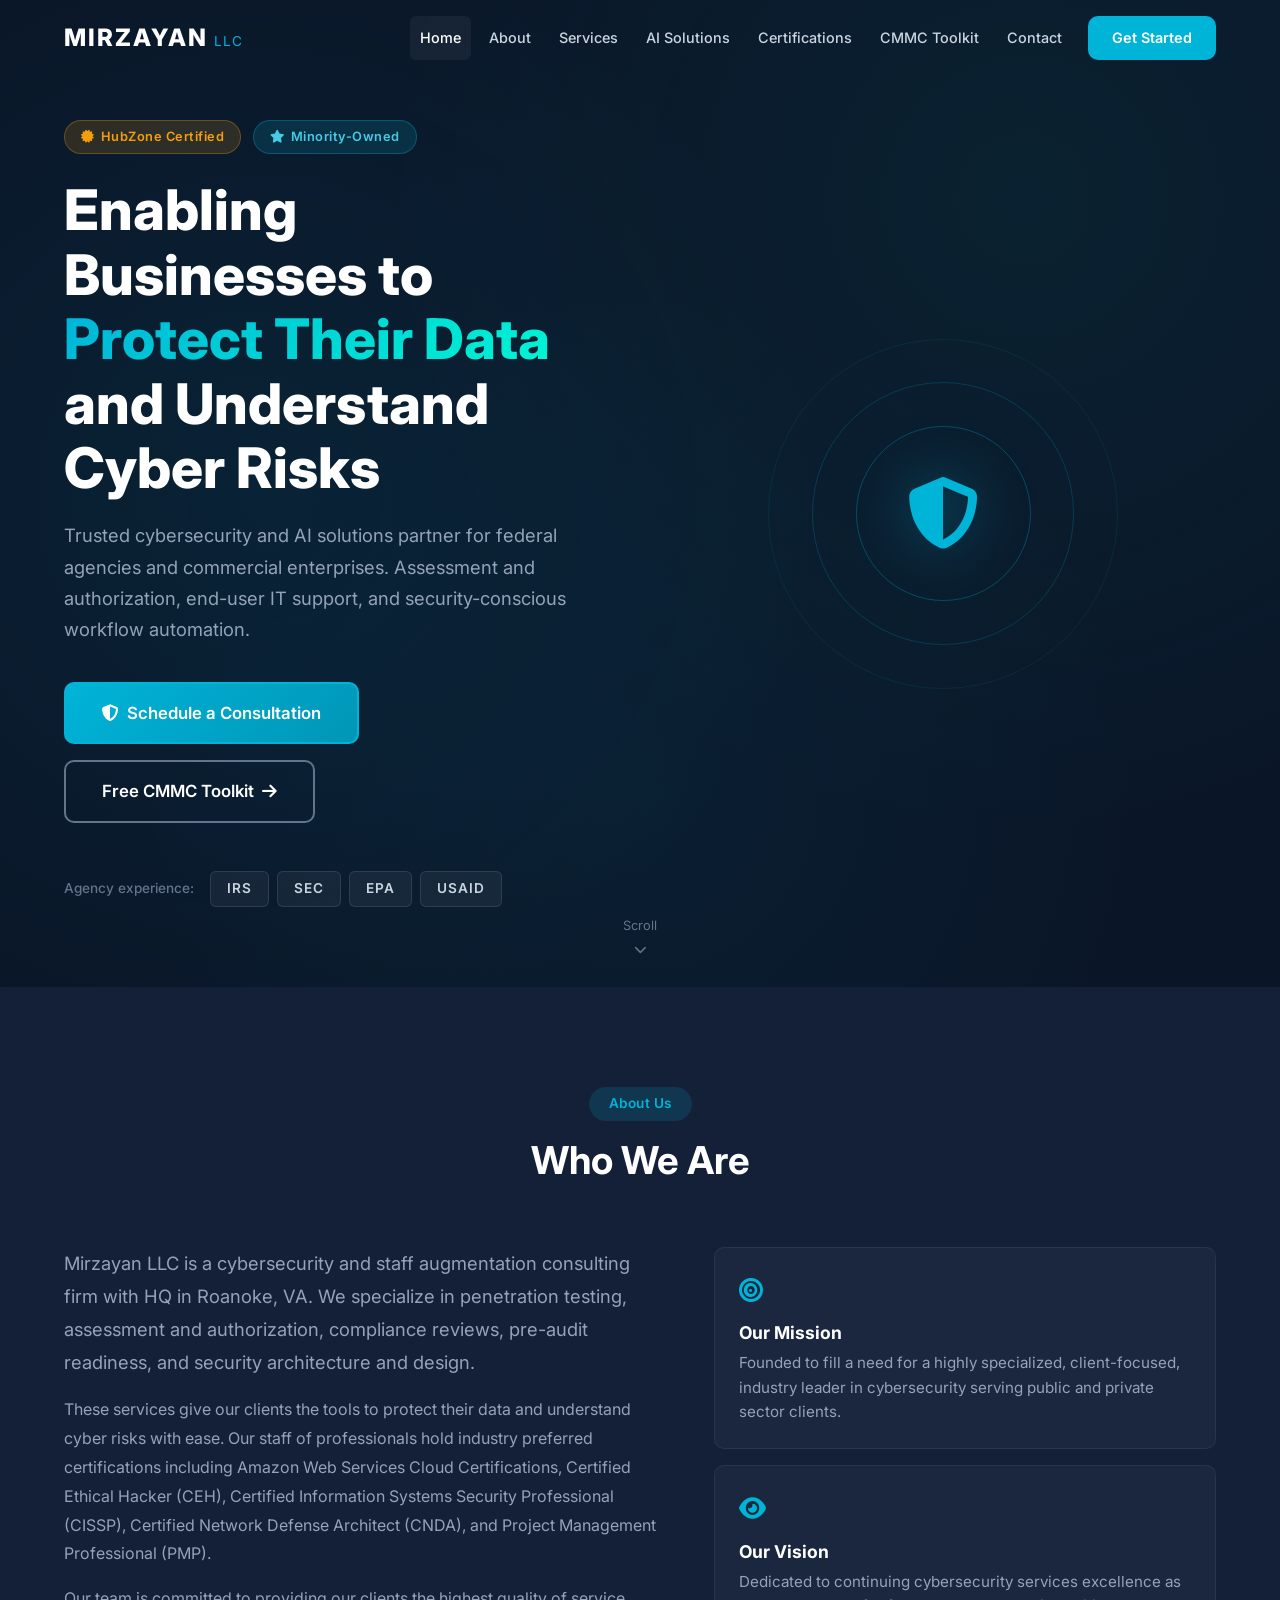
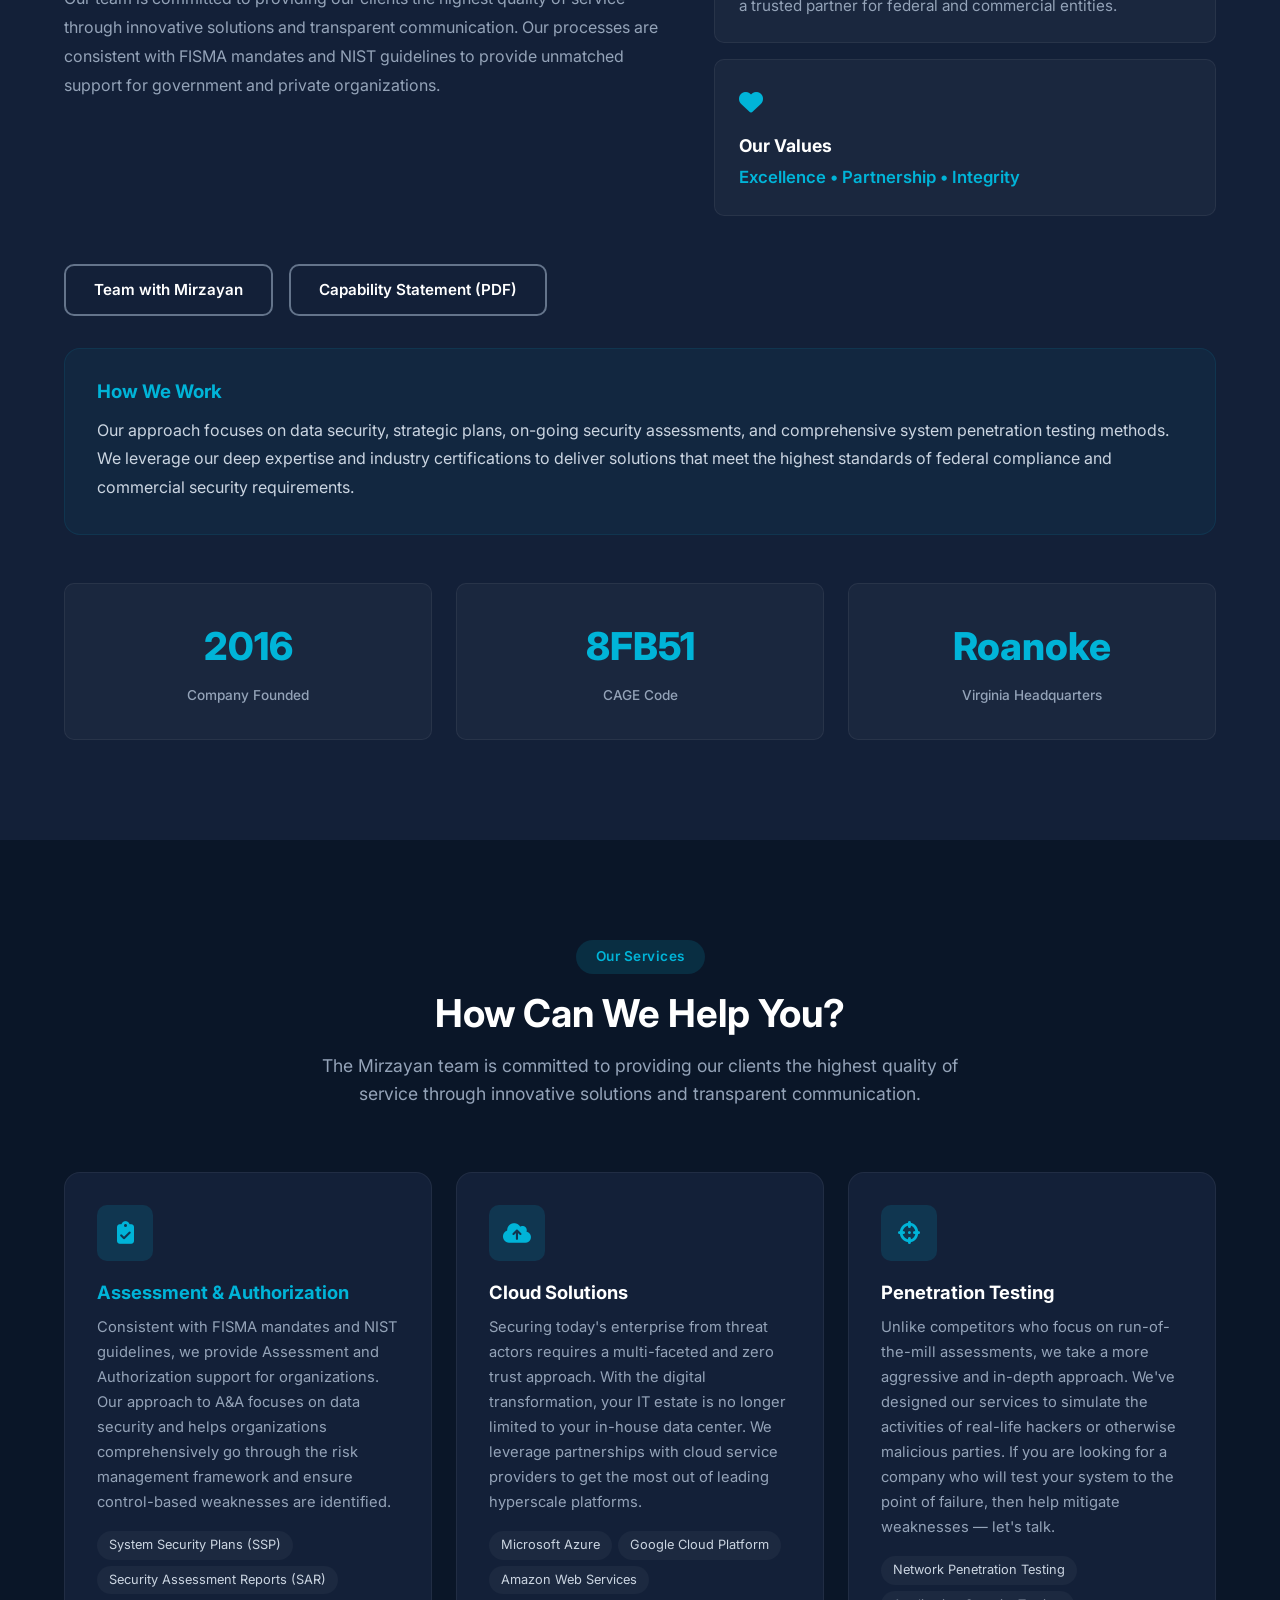
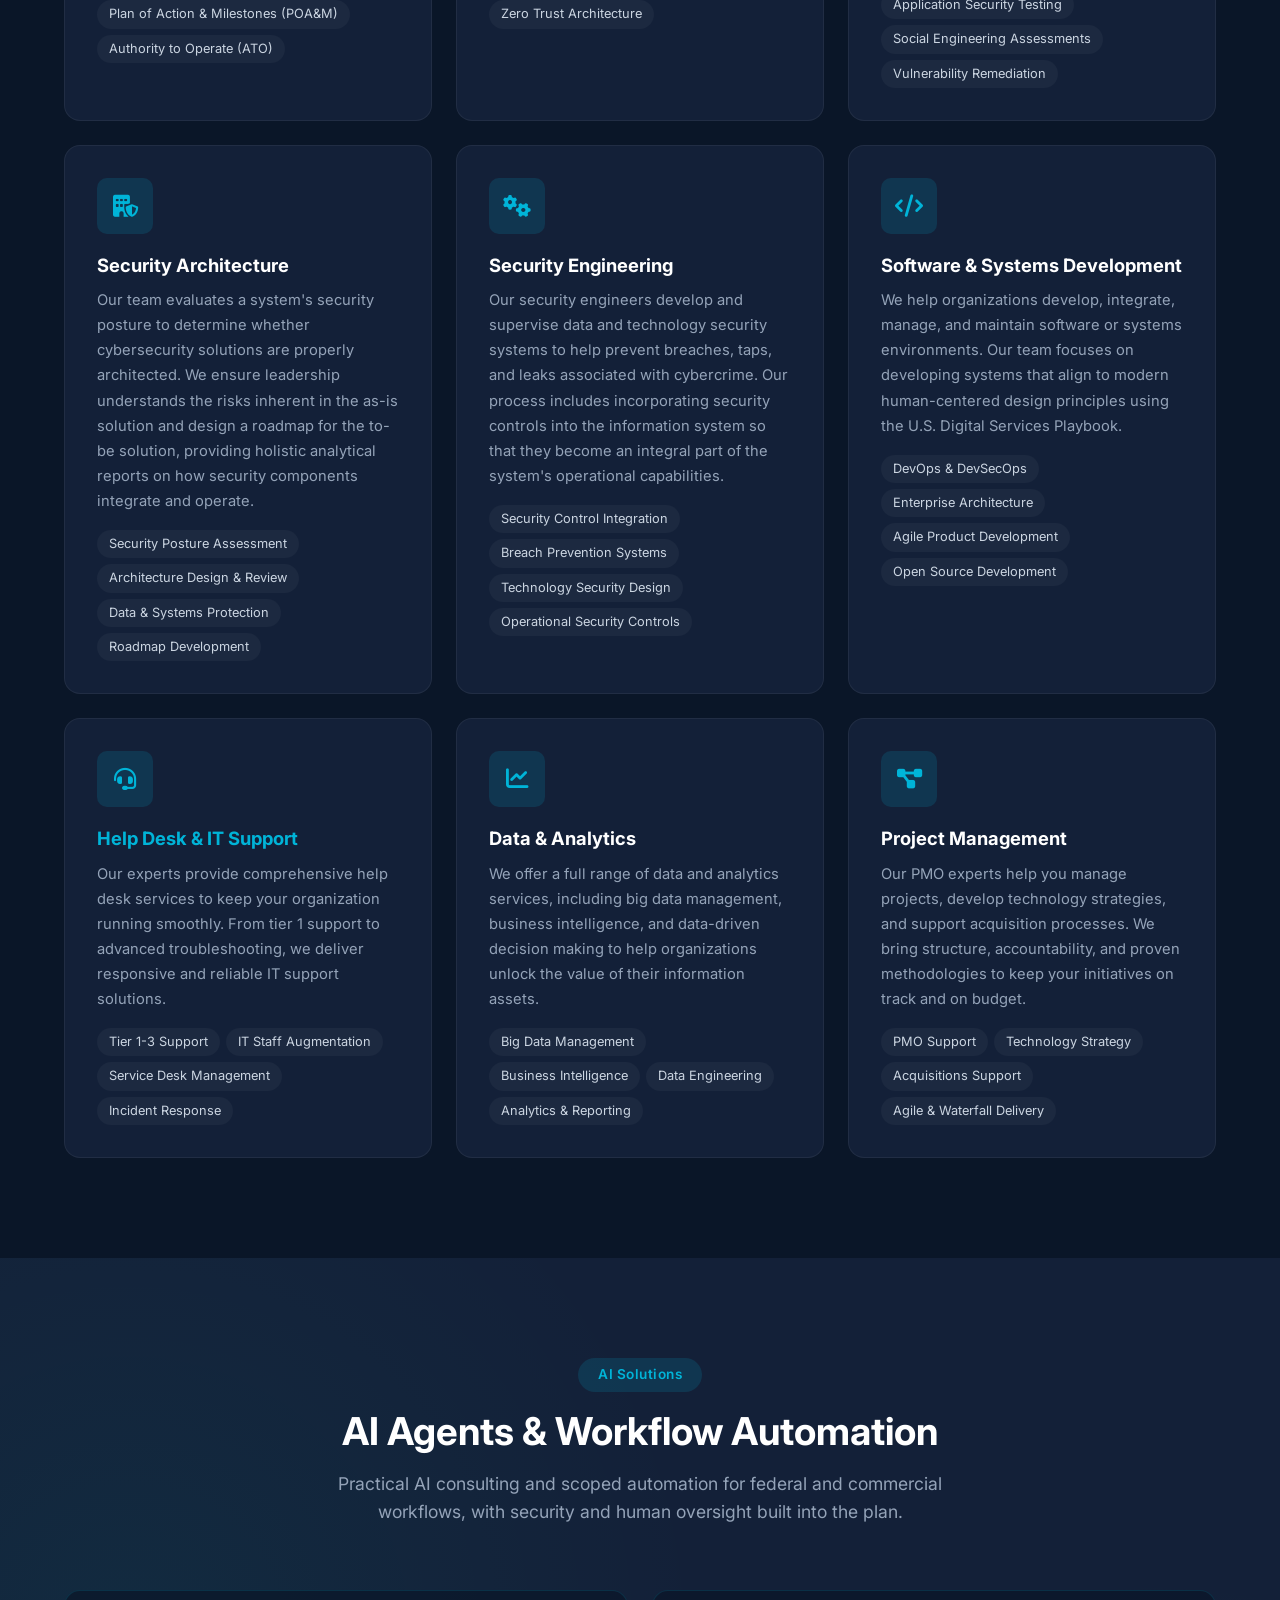
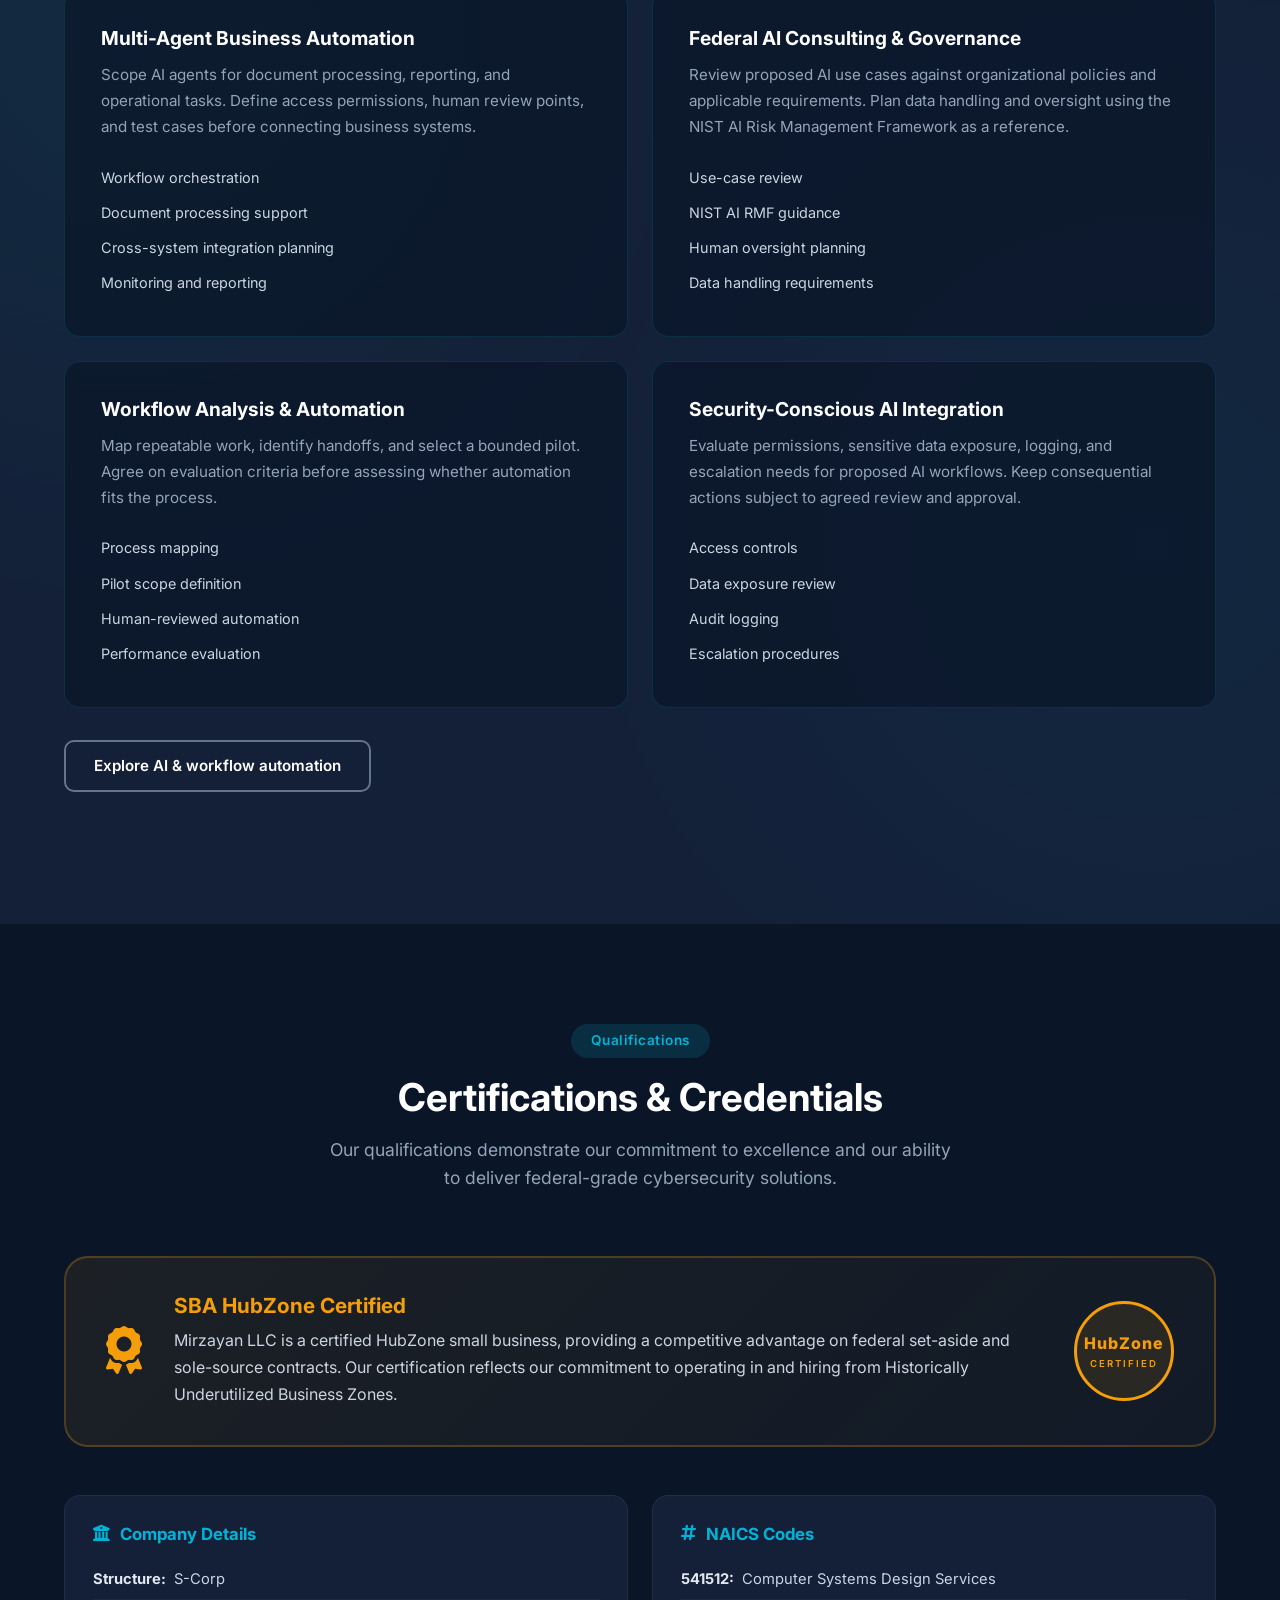
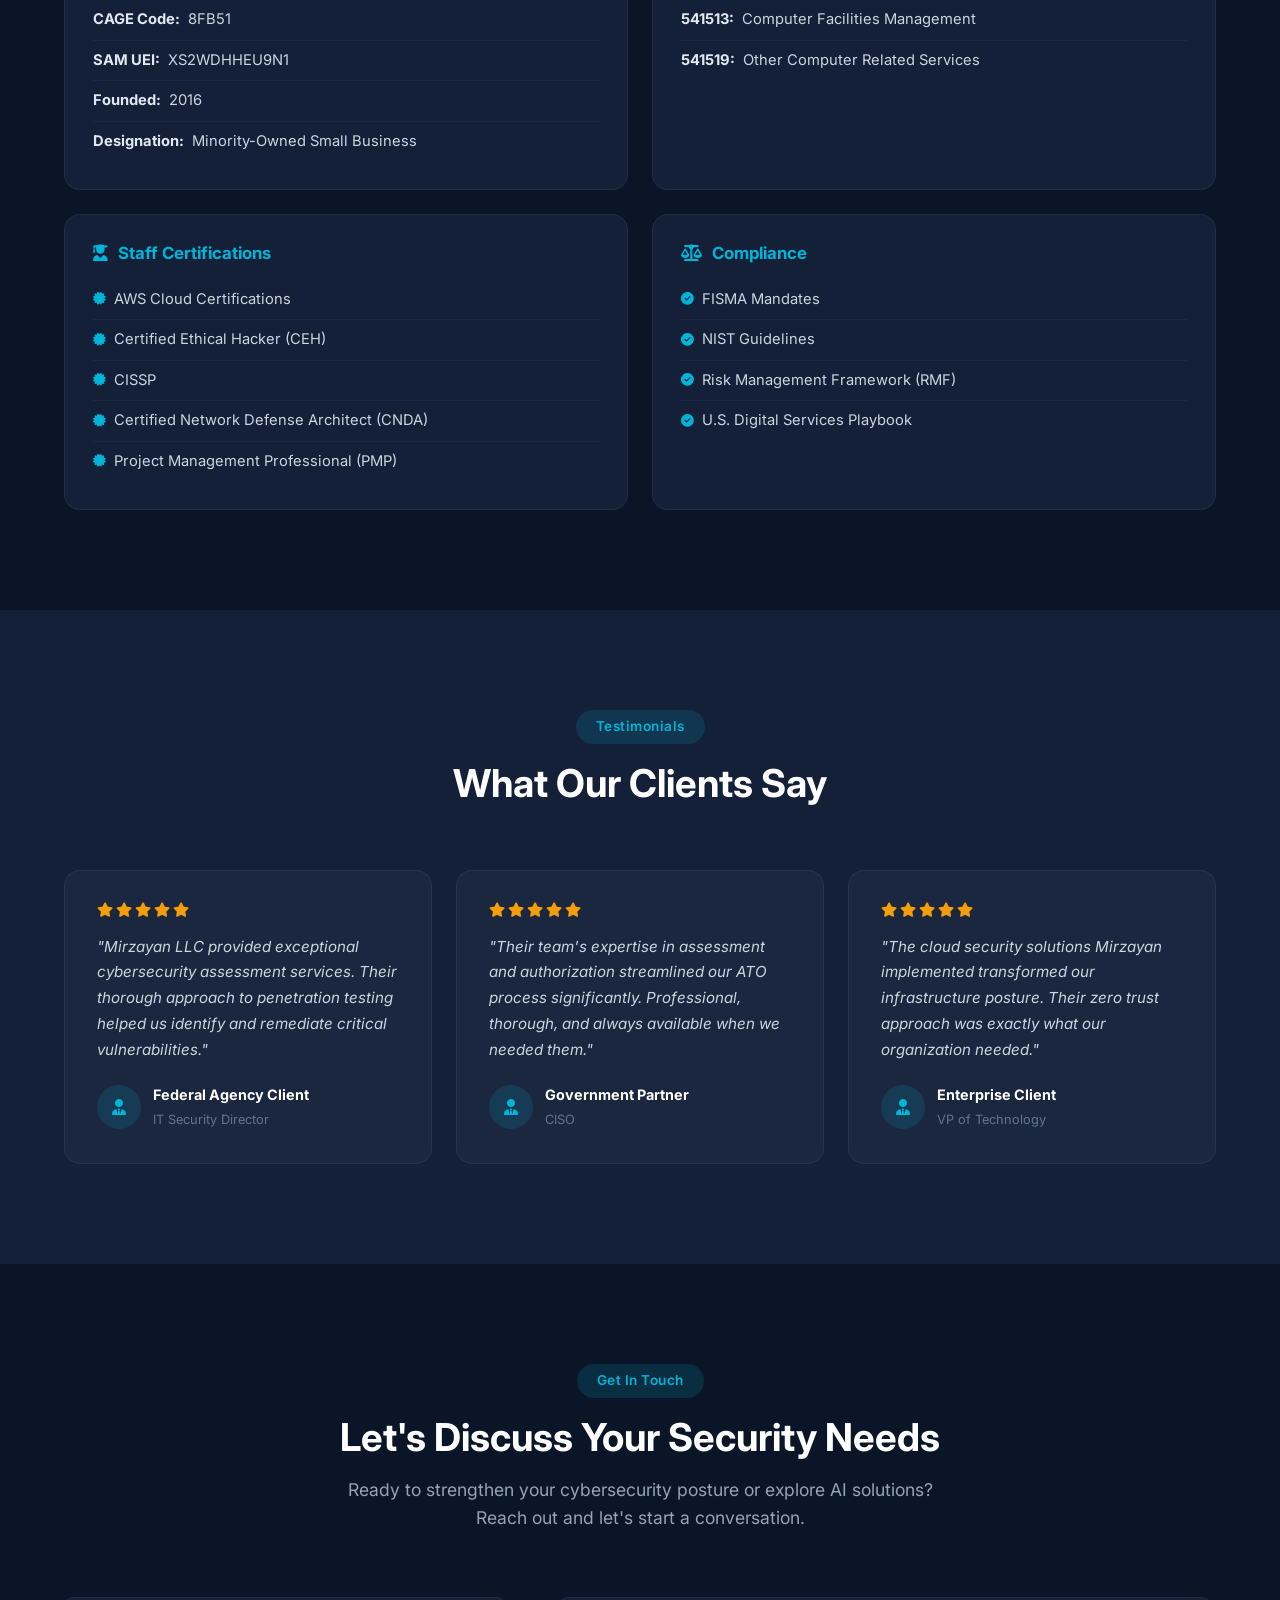
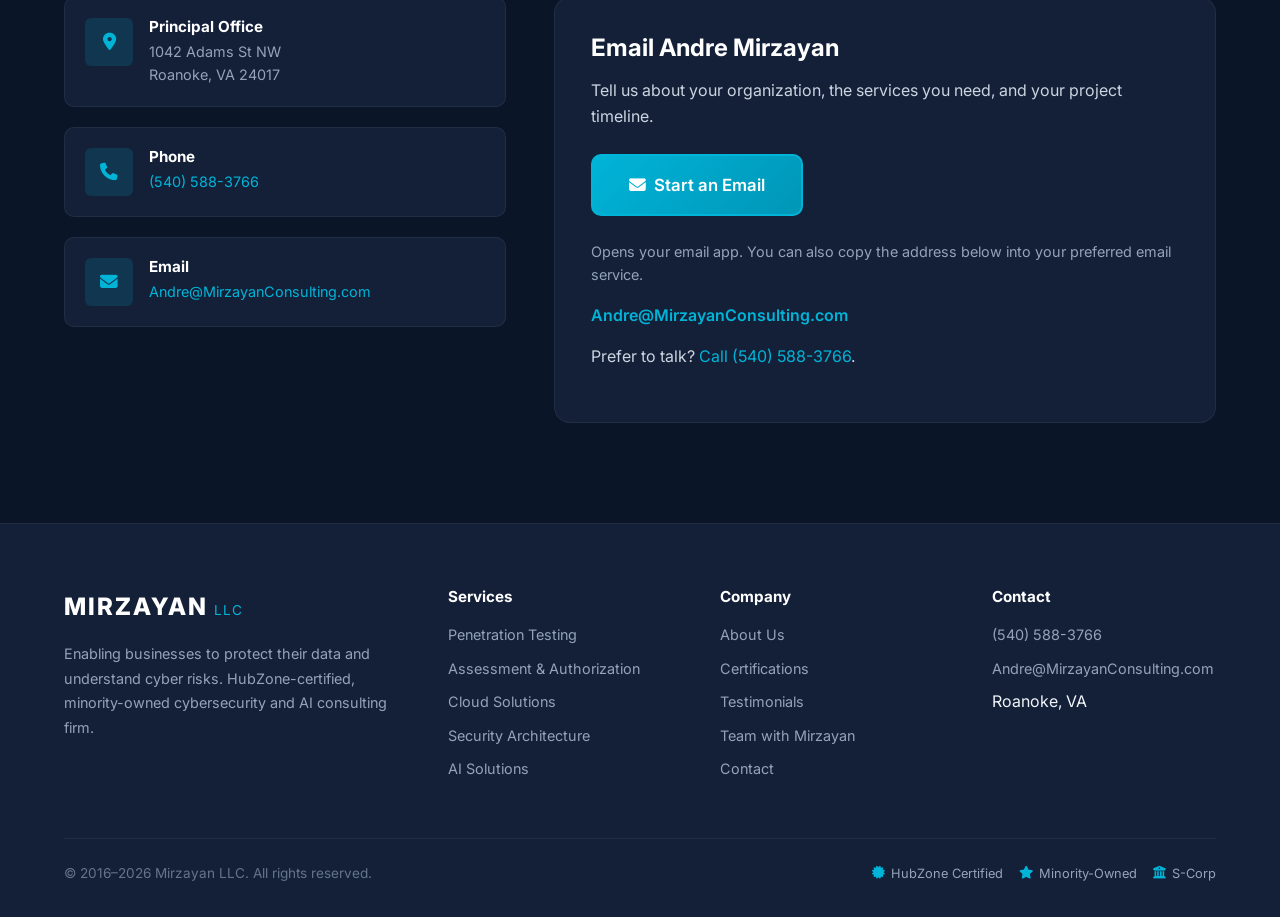
<file: index.html>
<!DOCTYPE html>
<html lang="en">
<head>
    <meta charset="UTF-8">
    <meta name="viewport" content="width=device-width, initial-scale=1.0">
    <title>Federal Cybersecurity, IT &amp; AI Services | Mirzayan LLC</title>
    <meta name="description" content="Mirzayan LLC is a HubZone-certified, minority-owned cybersecurity and AI consulting firm serving federal agencies and commercial enterprises. Penetration testing, A&amp;A, cloud solutions, and AI-powered automation.">
    <meta name="keywords" content="cybersecurity, HubZone, federal contractor, penetration testing, AI consulting, assessment authorization, cloud solutions, minority-owned business">
    <meta name="author" content="Mirzayan LLC">

    <!-- Open Graph -->


    <meta property="og:type" content="website">


    <!-- Fonts -->
    <link rel="preconnect" href="https://fonts.googleapis.com">
    <link rel="preconnect" href="https://fonts.gstatic.com" crossorigin>
    <link href="https://fonts.googleapis.com/css2?family=Inter:wght@300;400;500;600;700;800&amp;family=JetBrains+Mono:wght@400;500&amp;display=swap" rel="stylesheet">

    <!-- Icons -->
    <link rel="stylesheet" href="https://cdnjs.cloudflare.com/ajax/libs/font-awesome/6.5.1/css/all.min.css">

    <!-- Styles -->
    <link rel="stylesheet" href="css/style.css">

    <!-- Favicon -->
    <link rel="icon" type="image/svg+xml" href="images/favicon.svg">
<link rel="canonical" href="https://mirzayanllc.com/">
<script type="application/ld+json">{"@context": "https://schema.org", "@graph": [{"@type": "Organization", "@id": "https://mirzayanllc.com/#organization", "name": "Mirzayan LLC", "url": "https://mirzayanllc.com/", "foundingDate": "2016", "telephone": "+1-540-588-3766", "email": "Andre@MirzayanConsulting.com", "address": {"@type": "PostalAddress", "streetAddress": "1042 Adams St NW", "addressLocality": "Roanoke", "addressRegion": "VA", "postalCode": "24017", "addressCountry": "US"}, "identifier": [{"@type": "PropertyValue", "propertyID": "UEI", "value": "XS2WDHHEU9N1"}, {"@type": "PropertyValue", "propertyID": "CAGE", "value": "8FB51"}]}]}</script>
<noscript><style>.nav-toggle{display:none!important}.navbar{position:relative}.nav-menu{position:static;width:auto;height:auto;flex-wrap:wrap;padding:12px;box-shadow:none;flex-direction:row}.nav-container{flex-wrap:wrap}</style></noscript>
<meta property="og:title" content="Federal Cybersecurity, IT &amp; AI Services | Mirzayan LLC"><meta property="og:description" content="Mirzayan LLC is a HubZone-certified, minority-owned cybersecurity and AI consulting firm serving federal agencies and commercial enterprises. Penetration testing, A&amp;A, cloud solutions, and AI-powered automation."><meta property="og:url" content="https://mirzayanllc.com/"><meta property="og:image" content="https://mirzayanllc.com/images/social-card.png"><meta name="twitter:card" content="summary_large_image"><meta name="twitter:image" content="https://mirzayanllc.com/images/social-card.png"></head>
<body>
    <!-- Navigation -->
    <nav class="navbar" id="navbar">
        <div class="container nav-container">
            <a href="#home" class="nav-logo">
                <span class="logo-text">MIRZAYAN</span>
                <span class="logo-sub">LLC</span>
            </a>
            <button class="nav-toggle" id="navToggle" aria-label="Toggle navigation" aria-controls="navMenu" aria-expanded="false">
                <span class="hamburger"></span>
            </button>
            <ul class="nav-menu" id="navMenu">
                <li><a href="#home" class="nav-link active">Home</a></li>
                <li><a href="#about" class="nav-link">About</a></li>
                <li><a href="#services" class="nav-link">Services</a></li>
                <li><a href="#ai-services" class="nav-link">AI Solutions</a></li>
                <li><a href="#certifications" class="nav-link">Certifications</a></li>
                <li><a href="/cmmc-toolkit/" class="nav-link">CMMC Toolkit</a></li>
                <li><a href="#contact" class="nav-link">Contact</a></li>
                <li><a href="#contact" class="nav-btn">Get Started</a></li>
            </ul>
        </div>
    </nav>

    <main>
    <!-- Hero Section -->
    <section class="hero" id="home">
        <div class="hero-bg-pattern"></div>
        <div class="container hero-container">
            <div class="hero-content">
                <div class="hero-badges">
                    <span class="badge badge-hubzone">
                        <i class="fas fa-certificate"></i> HubZone Certified
                    </span>
                    <span class="badge badge-minority">
                        <i class="fas fa-star"></i> Minority-Owned
                    </span>
                </div>
                <h1 class="hero-title">
                    Enabling Businesses to <span class="text-gradient">Protect Their Data</span> and Understand Cyber Risks
                </h1>
                <p class="hero-subtitle">
                    Trusted cybersecurity and AI solutions partner for federal agencies and commercial enterprises.
                    Assessment and authorization, end-user IT support, and security-conscious workflow automation.
                </p>
                <div class="hero-cta">
                    <a href="#contact" class="btn btn-primary btn-lg">
                        <i class="fas fa-shield-halved"></i> Schedule a Consultation
                    </a>
                    <a href="/cmmc-toolkit/" class="btn btn-outline btn-lg">
                        Free CMMC Toolkit <i class="fas fa-arrow-right"></i>
                    </a>
                </div>
                <div class="hero-clients">
                    <span class="clients-label">Agency experience:</span>
                    <div class="client-logos">
                        <span class="client-tag">IRS</span>
                        <span class="client-tag">SEC</span>
                        <span class="client-tag">EPA</span>
                        <span class="client-tag">USAID</span>
                    </div>
                </div>
            </div>
            <div class="hero-visual">
                <div class="shield-graphic">
                    <div class="shield-ring ring-1"></div>
                    <div class="shield-ring ring-2"></div>
                    <div class="shield-ring ring-3"></div>
                    <div class="shield-icon">
                        <i class="fas fa-shield-halved"></i>
                    </div>
                </div>
            </div>
        </div>
        <div class="hero-scroll">
            <a href="#about" class="scroll-indicator">
                <span>Scroll</span>
                <i class="fas fa-chevron-down"></i>
            </a>
        </div>
    </section>

    <!-- About Section -->
    <section class="section section-about" id="about">
        <div class="container">
            <div class="section-header">
                <span class="section-tag">About Us</span>
                <h2 class="section-title">Who We Are</h2>
            </div>
            <div class="about-grid">
                <div class="about-main">
                    <p class="about-lead">
                        Mirzayan LLC is a cybersecurity and staff augmentation consulting firm with HQ in Roanoke, VA. We specialize in penetration testing, assessment and authorization, compliance reviews, pre-audit readiness, and security architecture and design.
                    </p>
                    <p>
                        These services give our clients the tools to protect their data and understand cyber risks with ease. Our staff of professionals hold industry preferred certifications including Amazon Web Services Cloud Certifications, Certified Ethical Hacker (CEH), Certified Information Systems Security Professional (CISSP), Certified Network Defense Architect (CNDA), and Project Management Professional (PMP).
                    </p>
                    <p>
                        Our team is committed to providing our clients the highest quality of service through innovative solutions and transparent communication. Our processes are consistent with FISMA mandates and NIST guidelines to provide unmatched support for government and private organizations.
                    </p>
                </div>
                <div class="about-cards">
                    <div class="value-card">
                        <div class="value-icon"><i class="fas fa-bullseye"></i></div>
                        <h3>Our Mission</h3>
                        <p>Founded to fill a need for a highly specialized, client-focused, industry leader in cybersecurity serving public and private sector clients.</p>
                    </div>
                    <div class="value-card">
                        <div class="value-icon"><i class="fas fa-eye"></i></div>
                        <h3>Our Vision</h3>
                        <p>Dedicated to continuing cybersecurity services excellence as a trusted partner for federal and commercial entities.</p>
                    </div>
                    <div class="value-card">
                        <div class="value-icon"><i class="fas fa-heart"></i></div>
                        <h3>Our Values</h3>
                        <p class="values-list">Excellence &bull; Partnership &bull; Integrity</p>
                    </div>
                </div>
            </div>
            <p class="detail-cta"><a class="btn btn-outline" href="/team-with-mirzayan/">Team with Mirzayan</a> <a class="btn btn-outline" href="/assets/Mirzayan_LLC_Capability_Statement_FontMatched_v4.pdf">Capability Statement (PDF)</a></p>
            <!-- How We Work -->
            <div class="how-we-work">
                <h3>How We Work</h3>
                <p>
                    Our approach focuses on data security, strategic plans, on-going security assessments, and comprehensive system penetration testing methods. We leverage our deep expertise and industry certifications to deliver solutions that meet the highest standards of federal compliance and commercial security requirements.
                </p>
            </div>
            <div class="stats-row"><div class="stat-item"><span class="stat-number">2016</span><span class="stat-label">Company Founded</span></div><div class="stat-item"><span class="stat-number">8FB51</span><span class="stat-label">CAGE Code</span></div><div class="stat-item"><span class="stat-number">Roanoke</span><span class="stat-label">Virginia Headquarters</span></div></div>
        </div>
    </section>

    <!-- Services Section -->
    <section class="section section-services" id="services">
        <div class="container">
            <div class="section-header">
                <span class="section-tag">Our Services</span>
                <h2 class="section-title">How Can We Help You?</h2>
                <p class="section-desc">The Mirzayan team is committed to providing our clients the highest quality of service through innovative solutions and transparent communication.</p>
            </div>
            <div class="services-grid">
                <div class="service-card">
                    <div class="service-icon"><i class="fas fa-clipboard-check"></i></div>
                    <h3><a href="/services/federal-rmf-aa/">Assessment &amp; Authorization</a></h3>
                    <p>Consistent with FISMA mandates and NIST guidelines, we provide Assessment and Authorization support for organizations. Our approach to A&amp;A focuses on data security and helps organizations comprehensively go through the risk management framework and ensure control-based weaknesses are identified.</p>
                    <ul class="service-details">
                        <li>System Security Plans (SSP)</li>
                        <li>Security Assessment Reports (SAR)</li>
                        <li>Plan of Action &amp; Milestones (POA&amp;M)</li>
                        <li>Authority to Operate (ATO)</li>
                    </ul>
                </div>
                <div class="service-card">
                    <div class="service-icon"><i class="fas fa-cloud-arrow-up"></i></div>
                    <h3>Cloud Solutions</h3>
                    <p>Securing today's enterprise from threat actors requires a multi-faceted and zero trust approach. With the digital transformation, your IT estate is no longer limited to your in-house data center. We leverage partnerships with cloud service providers to get the most out of leading hyperscale platforms.</p>
                    <ul class="service-details">
                        <li>Microsoft Azure</li>
                        <li>Google Cloud Platform</li>
                        <li>Amazon Web Services</li>
                        <li>Zero Trust Architecture</li>
                    </ul>
                </div>
                <div class="service-card">
                    <div class="service-icon"><i class="fas fa-crosshairs"></i></div>
                    <h3>Penetration Testing</h3>
                    <p>Unlike competitors who focus on run-of-the-mill assessments, we take a more aggressive and in-depth approach. We've designed our services to simulate the activities of real-life hackers or otherwise malicious parties. If you are looking for a company who will test your system to the point of failure, then help mitigate weaknesses — let's talk.</p>
                    <ul class="service-details">
                        <li>Network Penetration Testing</li>
                        <li>Application Security Testing</li>
                        <li>Social Engineering Assessments</li>
                        <li>Vulnerability Remediation</li>
                    </ul>
                </div>
                <div class="service-card">
                    <div class="service-icon"><i class="fas fa-building-shield"></i></div>
                    <h3>Security Architecture</h3>
                    <p>Our team evaluates a system's security posture to determine whether cybersecurity solutions are properly architected. We ensure leadership understands the risks inherent in the as-is solution and design a roadmap for the to-be solution, providing holistic analytical reports on how security components integrate and operate.</p>
                    <ul class="service-details">
                        <li>Security Posture Assessment</li>
                        <li>Architecture Design &amp; Review</li>
                        <li>Data &amp; Systems Protection</li>
                        <li>Roadmap Development</li>
                    </ul>
                </div>
                <div class="service-card">
                    <div class="service-icon"><i class="fas fa-gears"></i></div>
                    <h3>Security Engineering</h3>
                    <p>Our security engineers develop and supervise data and technology security systems to help prevent breaches, taps, and leaks associated with cybercrime. Our process includes incorporating security controls into the information system so that they become an integral part of the system's operational capabilities.</p>
                    <ul class="service-details">
                        <li>Security Control Integration</li>
                        <li>Breach Prevention Systems</li>
                        <li>Technology Security Design</li>
                        <li>Operational Security Controls</li>
                    </ul>
                </div>
                <div class="service-card">
                    <div class="service-icon"><i class="fas fa-code"></i></div>
                    <h3>Software &amp; Systems Development</h3>
                    <p>We help organizations develop, integrate, manage, and maintain software or systems environments. Our team focuses on developing systems that align to modern human-centered design principles using the U.S. Digital Services Playbook.</p>
                    <ul class="service-details">
                        <li>DevOps &amp; DevSecOps</li>
                        <li>Enterprise Architecture</li>
                        <li>Agile Product Development</li>
                        <li>Open Source Development</li>
                    </ul>
                </div>
                <div class="service-card">
                    <div class="service-icon"><i class="fas fa-headset"></i></div>
                    <h3><a href="/services/help-desk-it-support/">Help Desk &amp; IT Support</a></h3>
                    <p>Our experts provide comprehensive help desk services to keep your organization running smoothly. From tier 1 support to advanced troubleshooting, we deliver responsive and reliable IT support solutions.</p>
                    <ul class="service-details">
                        <li>Tier 1-3 Support</li>
                        <li>IT Staff Augmentation</li>
                        <li>Service Desk Management</li>
                        <li>Incident Response</li>
                    </ul>
                </div>
                <div class="service-card">
                    <div class="service-icon"><i class="fas fa-chart-line"></i></div>
                    <h3>Data &amp; Analytics</h3>
                    <p>We offer a full range of data and analytics services, including big data management, business intelligence, and data-driven decision making to help organizations unlock the value of their information assets.</p>
                    <ul class="service-details">
                        <li>Big Data Management</li>
                        <li>Business Intelligence</li>
                        <li>Data Engineering</li>
                        <li>Analytics &amp; Reporting</li>
                    </ul>
                </div>
                <div class="service-card">
                    <div class="service-icon"><i class="fas fa-diagram-project"></i></div>
                    <h3>Project Management</h3>
                    <p>Our PMO experts help you manage projects, develop technology strategies, and support acquisition processes. We bring structure, accountability, and proven methodologies to keep your initiatives on track and on budget.</p>
                    <ul class="service-details">
                        <li>PMO Support</li>
                        <li>Technology Strategy</li>
                        <li>Acquisitions Support</li>
                        <li>Agile &amp; Waterfall Delivery</li>
                    </ul>
                </div>
            </div>
        </div>
    </section>

    <!-- AI Services Section -->
    <section class="section section-ai" id="ai-services">
        <div class="container">
            <div class="section-header">
                <span class="section-tag">AI Solutions</span>
                <h2 class="section-title">AI Agents &amp; Workflow Automation</h2>
                <p class="section-desc">Practical AI consulting and scoped automation for federal and commercial workflows, with security and human oversight built into the plan.</p>
            </div>
            <div class="ai-grid"><div class="ai-card"><h3>Multi-Agent Business Automation</h3><p>Scope AI agents for document processing, reporting, and operational tasks. Define access permissions, human review points, and test cases before connecting business systems.</p><ul class="ai-features"><li>Workflow orchestration</li><li>Document processing support</li><li>Cross-system integration planning</li><li>Monitoring and reporting</li></ul></div><div class="ai-card"><h3>Federal AI Consulting &amp; Governance</h3><p>Review proposed AI use cases against organizational policies and applicable requirements. Plan data handling and oversight using the NIST AI Risk Management Framework as a reference.</p><ul class="ai-features"><li>Use-case review</li><li>NIST AI RMF guidance</li><li>Human oversight planning</li><li>Data handling requirements</li></ul></div><div class="ai-card"><h3>Workflow Analysis &amp; Automation</h3><p>Map repeatable work, identify handoffs, and select a bounded pilot. Agree on evaluation criteria before assessing whether automation fits the process.</p><ul class="ai-features"><li>Process mapping</li><li>Pilot scope definition</li><li>Human-reviewed automation</li><li>Performance evaluation</li></ul></div><div class="ai-card"><h3>Security-Conscious AI Integration</h3><p>Evaluate permissions, sensitive data exposure, logging, and escalation needs for proposed AI workflows. Keep consequential actions subject to agreed review and approval.</p><ul class="ai-features"><li>Access controls</li><li>Data exposure review</li><li>Audit logging</li><li>Escalation procedures</li></ul></div></div><p class="detail-cta"><a class="btn btn-outline" href="/services/ai-workflow-automation/">Explore AI &amp; workflow automation</a></p>
        </div>
    </section>

    <!-- Certifications Section -->
    <section class="section section-certs" id="certifications">
        <div class="container">
            <div class="section-header">
                <span class="section-tag">Qualifications</span>
                <h2 class="section-title">Certifications &amp; Credentials</h2>
                <p class="section-desc">Our qualifications demonstrate our commitment to excellence and our ability to deliver federal-grade cybersecurity solutions.</p>
            </div>

            <!-- HubZone Banner -->
            <div class="hubzone-banner">
                <div class="hubzone-content">
                    <div class="hubzone-icon">
                        <i class="fas fa-award"></i>
                    </div>
                    <div class="hubzone-text">
                        <h3>SBA HubZone Certified</h3>
                        <p>Mirzayan LLC is a certified HubZone small business, providing a competitive advantage on federal set-aside and sole-source contracts. Our certification reflects our commitment to operating in and hiring from Historically Underutilized Business Zones.</p>
                    </div>
                    <div class="hubzone-badge">
                        <div class="hubzone-seal">
                            <span class="seal-text">HubZone</span>
                            <span class="seal-sub">CERTIFIED</span>
                        </div>
                    </div>
                </div>
            </div>

            <div class="certs-grid">
                <div class="cert-group">
                    <h3><i class="fas fa-building-columns"></i> Company Details</h3>
                    <ul class="cert-list">
                        <li><strong>Structure:</strong> S-Corp</li>
                        <li><strong>CAGE Code:</strong> 8FB51</li>
                        <li><strong>SAM UEI:</strong> XS2WDHHEU9N1</li>
                        <li><strong>Founded:</strong> 2016</li>
                        <li><strong>Designation:</strong> Minority-Owned Small Business</li>
                    </ul>
                </div>
                <div class="cert-group">
                    <h3><i class="fas fa-hashtag"></i> NAICS Codes</h3>
                    <ul class="cert-list">
                        <li><strong>541512:</strong> Computer Systems Design Services</li>
                        <li><strong>541513:</strong> Computer Facilities Management</li>
                        <li><strong>541519:</strong> Other Computer Related Services</li>
                    </ul>
                </div>
                <div class="cert-group">
                    <h3><i class="fas fa-user-graduate"></i> Staff Certifications</h3>
                    <ul class="cert-list">
                        <li><i class="fas fa-certificate"></i> AWS Cloud Certifications</li>
                        <li><i class="fas fa-certificate"></i> Certified Ethical Hacker (CEH)</li>
                        <li><i class="fas fa-certificate"></i> CISSP</li>
                        <li><i class="fas fa-certificate"></i> Certified Network Defense Architect (CNDA)</li>
                        <li><i class="fas fa-certificate"></i> Project Management Professional (PMP)</li>
                    </ul>
                </div>
                <div class="cert-group">
                    <h3><i class="fas fa-scale-balanced"></i> Compliance</h3>
                    <ul class="cert-list">
                        <li><i class="fas fa-check-circle"></i> FISMA Mandates</li>
                        <li><i class="fas fa-check-circle"></i> NIST Guidelines</li>
                        <li><i class="fas fa-check-circle"></i> Risk Management Framework (RMF)</li>
                        <li><i class="fas fa-check-circle"></i> U.S. Digital Services Playbook</li>
                    </ul>
                </div>
            </div>
        </div>
    </section>

    <!-- Testimonials Section (Ready for Content) -->
    <section class="section section-testimonials" id="testimonials">
        <div class="container">
            <div class="section-header">
                <span class="section-tag">Testimonials</span>
                <h2 class="section-title">What Our Clients Say</h2>
            </div>
            <div class="testimonials-grid">
                <div class="testimonial-card">
                    <div class="testimonial-stars">
                        <i class="fas fa-star"></i><i class="fas fa-star"></i><i class="fas fa-star"></i><i class="fas fa-star"></i><i class="fas fa-star"></i>
                    </div>
                    <p class="testimonial-text">"Mirzayan LLC provided exceptional cybersecurity assessment services. Their thorough approach to penetration testing helped us identify and remediate critical vulnerabilities."</p>
                    <div class="testimonial-author">
                        <div class="author-avatar"><i class="fas fa-user-tie"></i></div>
                        <div>
                            <strong>Federal Agency Client</strong>
                            <span>IT Security Director</span>
                        </div>
                    </div>
                </div>
                <div class="testimonial-card">
                    <div class="testimonial-stars">
                        <i class="fas fa-star"></i><i class="fas fa-star"></i><i class="fas fa-star"></i><i class="fas fa-star"></i><i class="fas fa-star"></i>
                    </div>
                    <p class="testimonial-text">"Their team's expertise in assessment and authorization streamlined our ATO process significantly. Professional, thorough, and always available when we needed them."</p>
                    <div class="testimonial-author">
                        <div class="author-avatar"><i class="fas fa-user-tie"></i></div>
                        <div>
                            <strong>Government Partner</strong>
                            <span>CISO</span>
                        </div>
                    </div>
                </div>
                <div class="testimonial-card">
                    <div class="testimonial-stars">
                        <i class="fas fa-star"></i><i class="fas fa-star"></i><i class="fas fa-star"></i><i class="fas fa-star"></i><i class="fas fa-star"></i>
                    </div>
                    <p class="testimonial-text">"The cloud security solutions Mirzayan implemented transformed our infrastructure posture. Their zero trust approach was exactly what our organization needed."</p>
                    <div class="testimonial-author">
                        <div class="author-avatar"><i class="fas fa-user-tie"></i></div>
                        <div>
                            <strong>Enterprise Client</strong>
                            <span>VP of Technology</span>
                        </div>
                    </div>
                </div>
            </div>
        </div>
    </section>

    <!-- Contact Section -->
    <section class="section section-contact" id="contact">
        <div class="container">
            <div class="section-header">
                <span class="section-tag">Get In Touch</span>
                <h2 class="section-title">Let's Discuss Your Security Needs</h2>
                <p class="section-desc">Ready to strengthen your cybersecurity posture or explore AI solutions? Reach out and let's start a conversation.</p>
            </div>
            <div class="contact-grid">
                <div class="contact-info">
                    <div class="contact-card">
                        <div class="contact-icon"><i class="fas fa-location-dot"></i></div>
                        <div>
                            <h4>Principal Office</h4>
                            <p>1042 Adams St NW<br>Roanoke, VA 24017</p>
                        </div>
                    </div>
                    <div class="contact-card">
                        <div class="contact-icon"><i class="fas fa-phone"></i></div>
                        <div>
                            <h4>Phone</h4>
                            <p><a href="tel:5405883766">(540) 588-3766</a></p>
                        </div>
                    </div>
                    <div class="contact-card">
                        <div class="contact-icon"><i class="fas fa-envelope"></i></div>
                        <div>
                            <h4>Email</h4>
                            <p><a href="mailto:Andre@MirzayanConsulting.com">Andre@MirzayanConsulting.com</a></p>
                        </div>
                    </div>
                </div>
                <div class="contact-email" aria-labelledby="contact-email-title">
                    <h3 id="contact-email-title">Email Andre Mirzayan</h3>
                    <p>Tell us about your organization, the services you need, and your project timeline.</p>
                    <a class="btn btn-primary btn-lg" href="mailto:Andre@MirzayanConsulting.com"><i class="fas fa-envelope" aria-hidden="true"></i> Start an Email</a>
                    <p class="contact-email-note">Opens your email app. You can also copy the address below into your preferred email service.</p>
                    <a class="contact-email-address" href="mailto:Andre@MirzayanConsulting.com">Andre@MirzayanConsulting.com</a>
                    <p>Prefer to talk? <a href="tel:5405883766">Call (540) 588-3766</a>.</p>
                </div>
            </div>
        </div>
    </section>

    </main>
    <!-- Footer -->
    <footer class="footer">
        <div class="container">
            <div class="footer-grid">
                <div class="footer-brand">
                    <a href="#home" class="nav-logo">
                        <span class="logo-text">MIRZAYAN</span>
                        <span class="logo-sub">LLC</span>
                    </a>
                    <p>Enabling businesses to protect their data and understand cyber risks. HubZone-certified, minority-owned cybersecurity and AI consulting firm.</p>
                </div>
                <div class="footer-links">
                    <h4>Services</h4>
                    <ul>
                        <li><a href="#services">Penetration Testing</a></li>
                        <li><a href="#services">Assessment &amp; Authorization</a></li>
                        <li><a href="#services">Cloud Solutions</a></li>
                        <li><a href="#services">Security Architecture</a></li>
                        <li><a href="#ai-services">AI Solutions</a></li>
                    </ul>
                </div>
                <div class="footer-links">
                    <h4>Company</h4>
                    <ul>
                        <li><a href="#about">About Us</a></li>
                        <li><a href="#certifications">Certifications</a></li>
                        <li><a href="#testimonials">Testimonials</a></li>
                        <li><a href="/team-with-mirzayan/">Team with Mirzayan</a></li>
                        <li><a href="#contact">Contact</a></li>
                    </ul>
                </div>
                <div class="footer-links">
                    <h4>Contact</h4>
                    <ul>
                        <li><a href="tel:5405883766">(540) 588-3766</a></li>
                        <li><a href="mailto:Andre@MirzayanConsulting.com">Andre@MirzayanConsulting.com</a></li>
                        <li>Roanoke, VA</li>
                    </ul>
                </div>
            </div>
            <div class="footer-bottom">
                <p>&copy; 2016–2026 Mirzayan LLC. All rights reserved.</p>
                <div class="footer-badges">
                    <span class="footer-badge"><i class="fas fa-certificate"></i> HubZone Certified</span>
                    <span class="footer-badge"><i class="fas fa-star"></i> Minority-Owned</span>
                    <span class="footer-badge"><i class="fas fa-building-columns"></i> S-Corp</span>
                </div>
            </div>
        </div>
    </footer>

    <!-- Scripts -->
    <script src="js/main.js"></script>
</body>
</html>
</file>
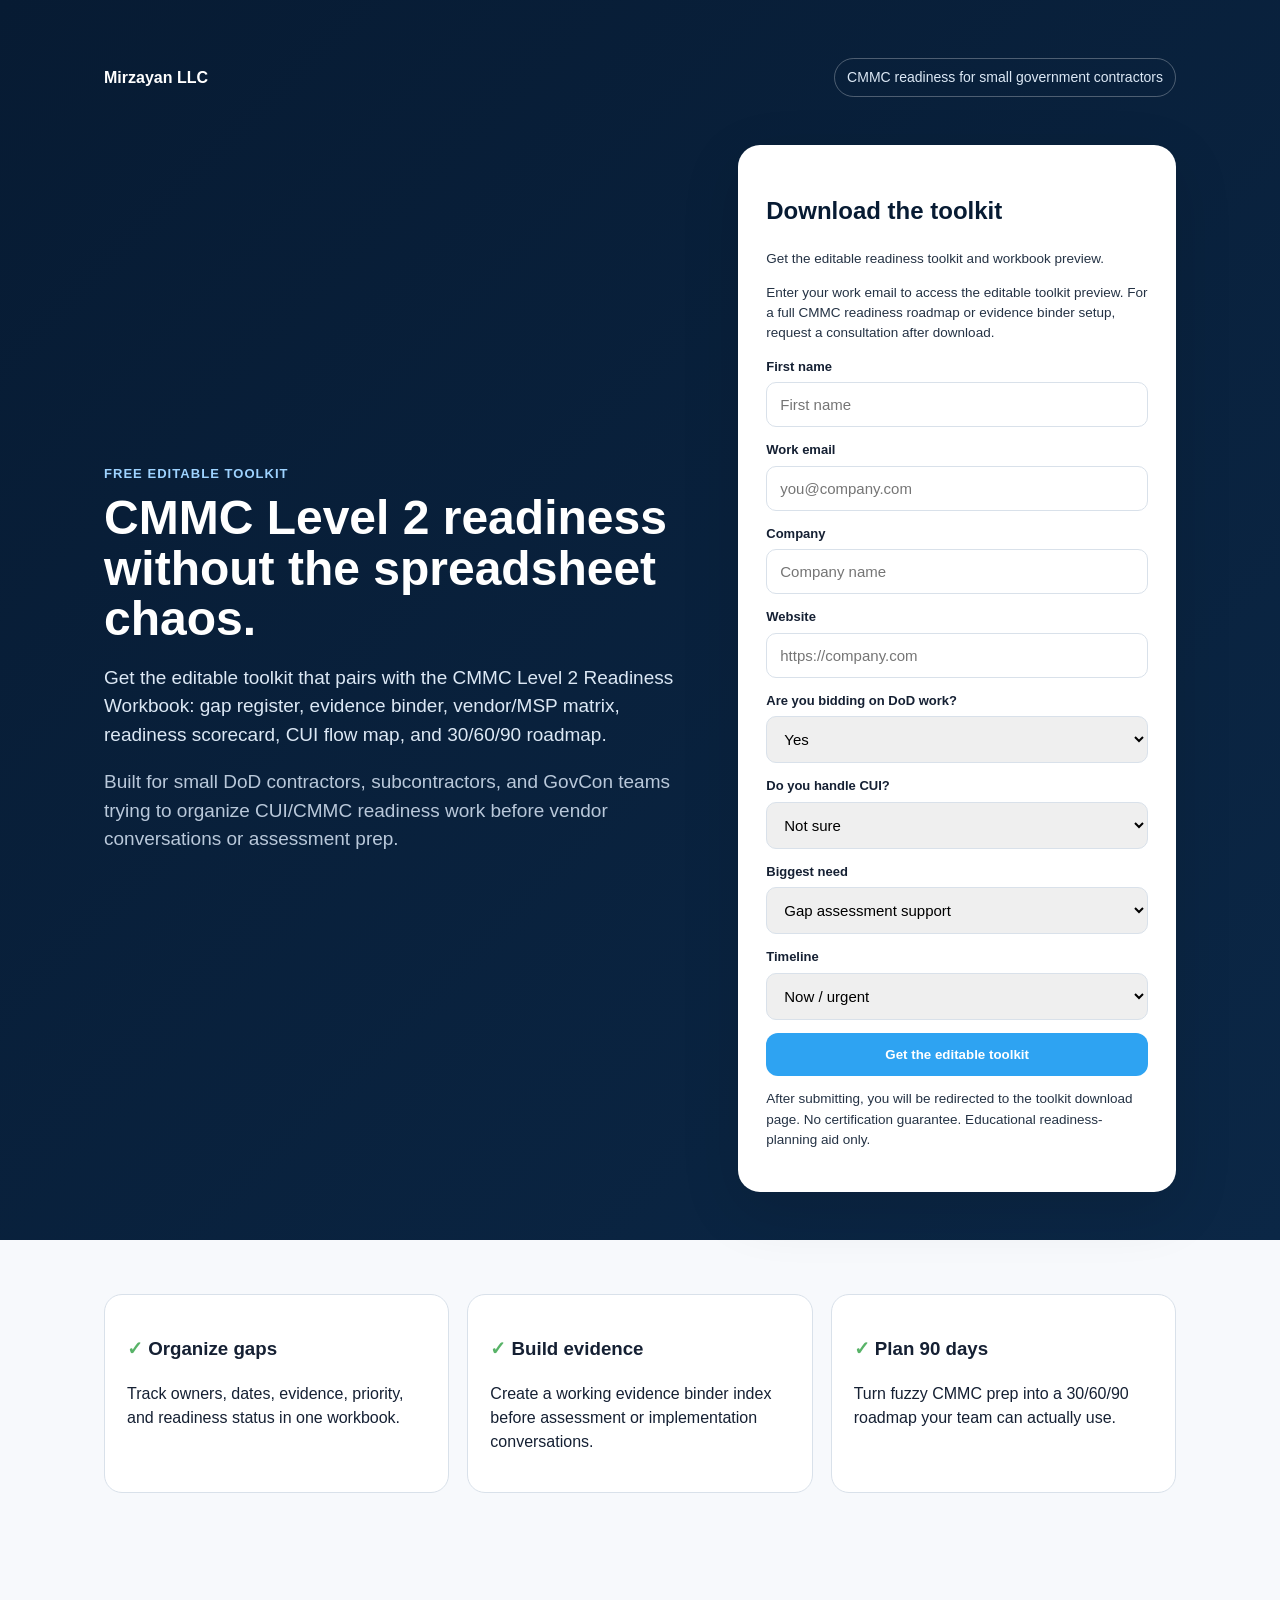
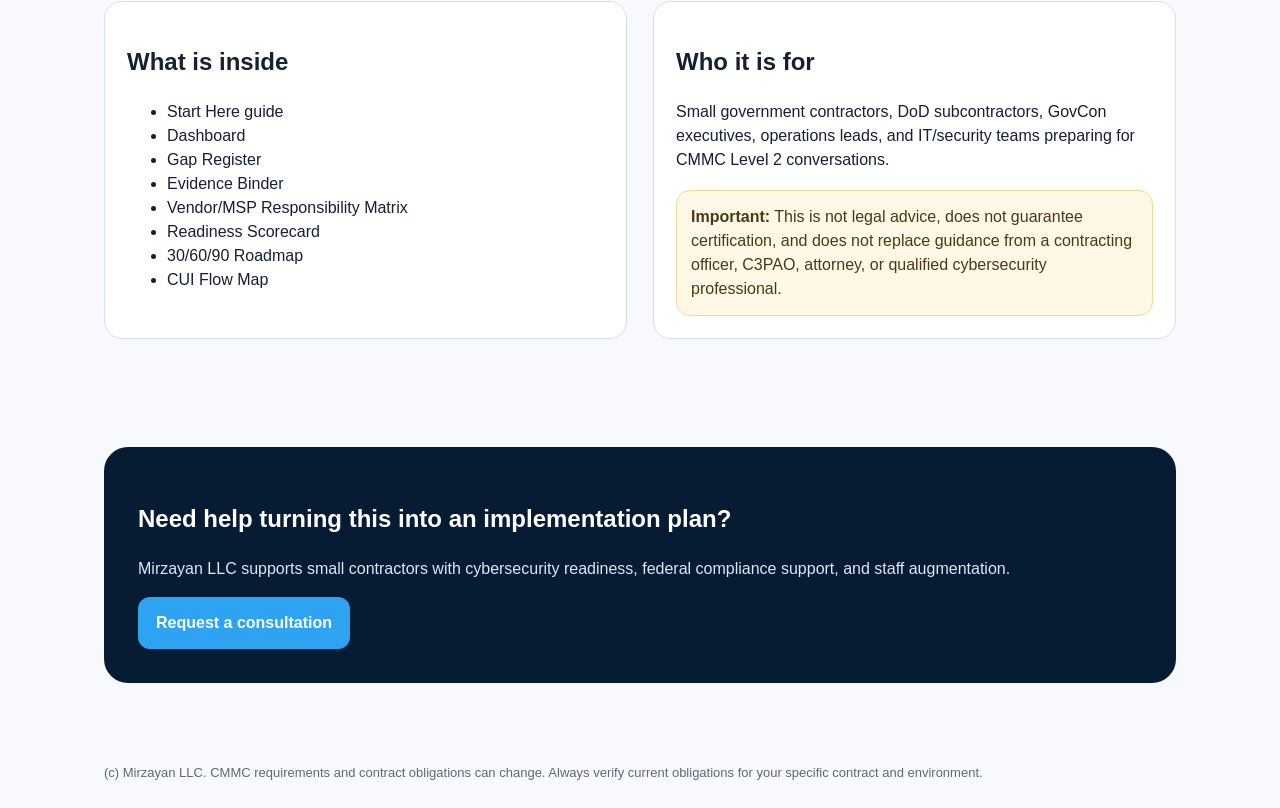
<file: cmmc-toolkit/index.html>
<!doctype html><html lang='en'><head><meta charset='utf-8'><meta name='viewport' content='width=device-width,initial-scale=1'><title>CMMC Level 2 Readiness Toolkit | Mirzayan LLC</title><meta name='description' content='Download a practical CMMC Level 2 readiness toolkit for small government contractors.'><link rel='canonical' href='https://mirzayanllc.com/cmmc-toolkit/'><meta property='og:type' content='website'><link rel='stylesheet' href='assets/style.css'><meta property="og:title" content="CMMC Level 2 Readiness Toolkit | Mirzayan LLC"><meta property="og:description" content="Download a practical CMMC Level 2 readiness toolkit for small government contractors."><meta property="og:url" content="https://mirzayanllc.com/cmmc-toolkit/"><meta property="og:image" content="https://mirzayanllc.com/images/social-card.png"><meta name="twitter:card" content="summary_large_image"><meta name="twitter:image" content="https://mirzayanllc.com/images/social-card.png"></head><body><header class='hero'><div class='wrap'><div class='nav'><a class='brand' href='../'>Mirzayan LLC</a><div class='pill'>CMMC readiness for small government contractors</div></div><div class='hero-grid'><div><div class='eyebrow'>Free editable toolkit</div><h1>CMMC Level 2 readiness without the spreadsheet chaos.</h1><p>Get the editable toolkit that pairs with the CMMC Level 2 Readiness Workbook: gap register, evidence binder, vendor/MSP matrix, readiness scorecard, CUI flow map, and 30/60/90 roadmap.</p><p class='small' style='color:#b9c8da'>Built for small DoD contractors, subcontractors, and GovCon teams trying to organize CUI/CMMC readiness work before vendor conversations or assessment prep.</p></div><div class='card'><h2>Download the toolkit</h2><p class='small'>Get the editable readiness toolkit and workbook preview.</p><p class='small'>Enter your work email to access the editable toolkit preview. For a full CMMC readiness roadmap or evidence binder setup, request a consultation after download.</p><form action='https://formspree.io/f/xgodwvbn' method='POST' id='cmmcToolkitForm'><input type='hidden' name='_subject' value='New CMMC Toolkit Lead - Mirzayan LLC'><input type='hidden' name='_next' value='https://mirzayanllc.com/cmmc-toolkit/thank-you.html'><input type='hidden' name='source_page' value='mirzayanllc.com/cmmc-toolkit'><div class='field'><label>First name</label><input name='first_name' type='text' placeholder='First name'></div><div class='field'><label>Work email</label><input name='email' type='email' placeholder='you@company.com' required></div><div class='field'><label>Company</label><input name='company' type='text' placeholder='Company name' required></div><div class='field'><label>Website</label><input name='website' type='url' placeholder='https://company.com'></div><div class='field'><label>Are you bidding on DoD work?</label><select name='dod_work'><option value='yes'>Yes</option><option value='no'>No</option><option value='not_sure'>Not sure</option></select></div><div class='field'><label>Do you handle CUI?</label><select name='cui_status'><option value='not_sure'>Not sure</option><option value='yes'>Yes</option><option value='no'>No</option></select></div><div class='field'><label>Biggest need</label><select name='need'><option value='gap_assessment'>Gap assessment support</option><option value='policies'>Policies and procedures</option><option value='evidence_binder'>Evidence binder organization</option><option value='msp_vendor'>MSP/vendor coordination</option><option value='roadmap'>30/60/90 readiness roadmap</option><option value='not_sure'>Not sure yet</option></select></div><div class='field'><label>Timeline</label><select name='timeline'><option value='now'>Now / urgent</option><option value='30_days'>Within 30 days</option><option value='60_90_days'>60-90 days</option><option value='researching'>Just researching</option></select></div><button class='btn' type='submit'>Get the editable toolkit</button><p class='small' id='formStatus'>After submitting, you will be redirected to the toolkit download page. No certification guarantee. Educational readiness-planning aid only.</p></form></div></div></div></header><main><section><div class='wrap'><div class='grid3'><div class='box'><h3><span class='check'>&#10003;</span> Organize gaps</h3><p>Track owners, dates, evidence, priority, and readiness status in one workbook.</p></div><div class='box'><h3><span class='check'>&#10003;</span> Build evidence</h3><p>Create a working evidence binder index before assessment or implementation conversations.</p></div><div class='box'><h3><span class='check'>&#10003;</span> Plan 90 days</h3><p>Turn fuzzy CMMC prep into a 30/60/90 roadmap your team can actually use.</p></div></div></div></section><section><div class='wrap split'><div class='box'><h2>What is inside</h2><ul><li>Start Here guide</li><li>Dashboard</li><li>Gap Register</li><li>Evidence Binder</li><li>Vendor/MSP Responsibility Matrix</li><li>Readiness Scorecard</li><li>30/60/90 Roadmap</li><li>CUI Flow Map</li></ul></div><div class='box'><h2>Who it is for</h2><p>Small government contractors, DoD subcontractors, GovCon executives, operations leads, and IT/security teams preparing for CMMC Level 2 conversations.</p><div class='notice'><strong>Important:</strong> This is not legal advice, does not guarantee certification, and does not replace guidance from a contracting officer, C3PAO, attorney, or qualified cybersecurity professional.</div></div></div></section><section><div class='wrap'><div class='cta'><h2>Need help turning this into an implementation plan?</h2><p>Mirzayan LLC supports small contractors with cybersecurity readiness, federal compliance support, and staff augmentation.</p><a class='btn' style='width:auto' href='mailto:Andre@MirzayanConsulting.com?subject=CMMC%20Readiness%20Consultation'>Request a consultation</a></div></div></section></main><footer class='footer'><div class='wrap'>(c) Mirzayan LLC. CMMC requirements and contract obligations can change. Always verify current obligations for your specific contract and environment.</div></footer><script>
(function(){
  var form=document.getElementById('cmmcToolkitForm');
  if(!form) return;
  var status=document.getElementById('formStatus');
  var next='https://mirzayanllc.com/cmmc-toolkit/thank-you.html';
  form.addEventListener('submit', function(event){
    event.preventDefault();
    if(status) status.textContent='Submitting...';
    fetch(form.action, { method:'POST', body:new FormData(form), headers:{ 'Accept':'application/json' } })
      .then(function(response){
        if(response.ok){ window.location.href=next; return; }
        throw new Error('Submission failed');
      })
      .catch(function(){
        if(status) status.textContent='Submission did not complete. Please email Andre@MirzayanConsulting.com and request the CMMC toolkit.';
      });
  });
})();
</script></body></html>
</file>
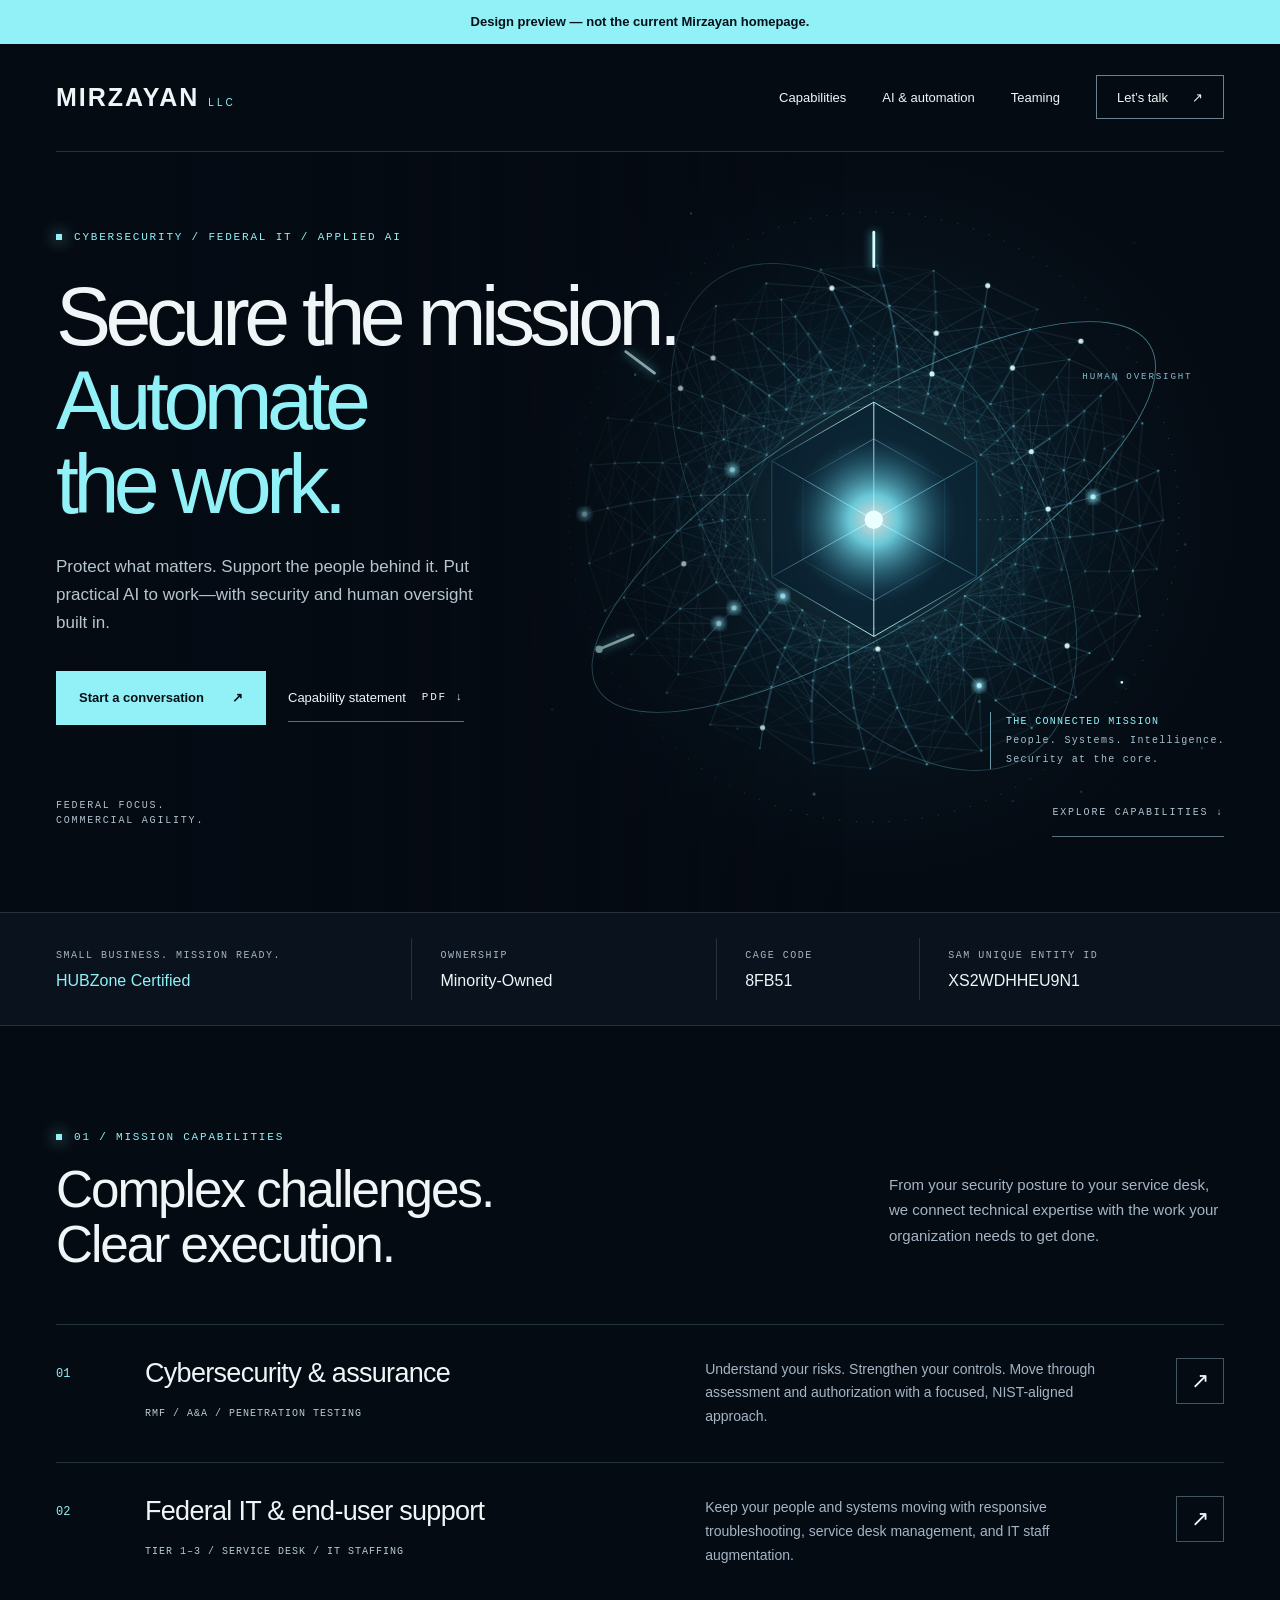
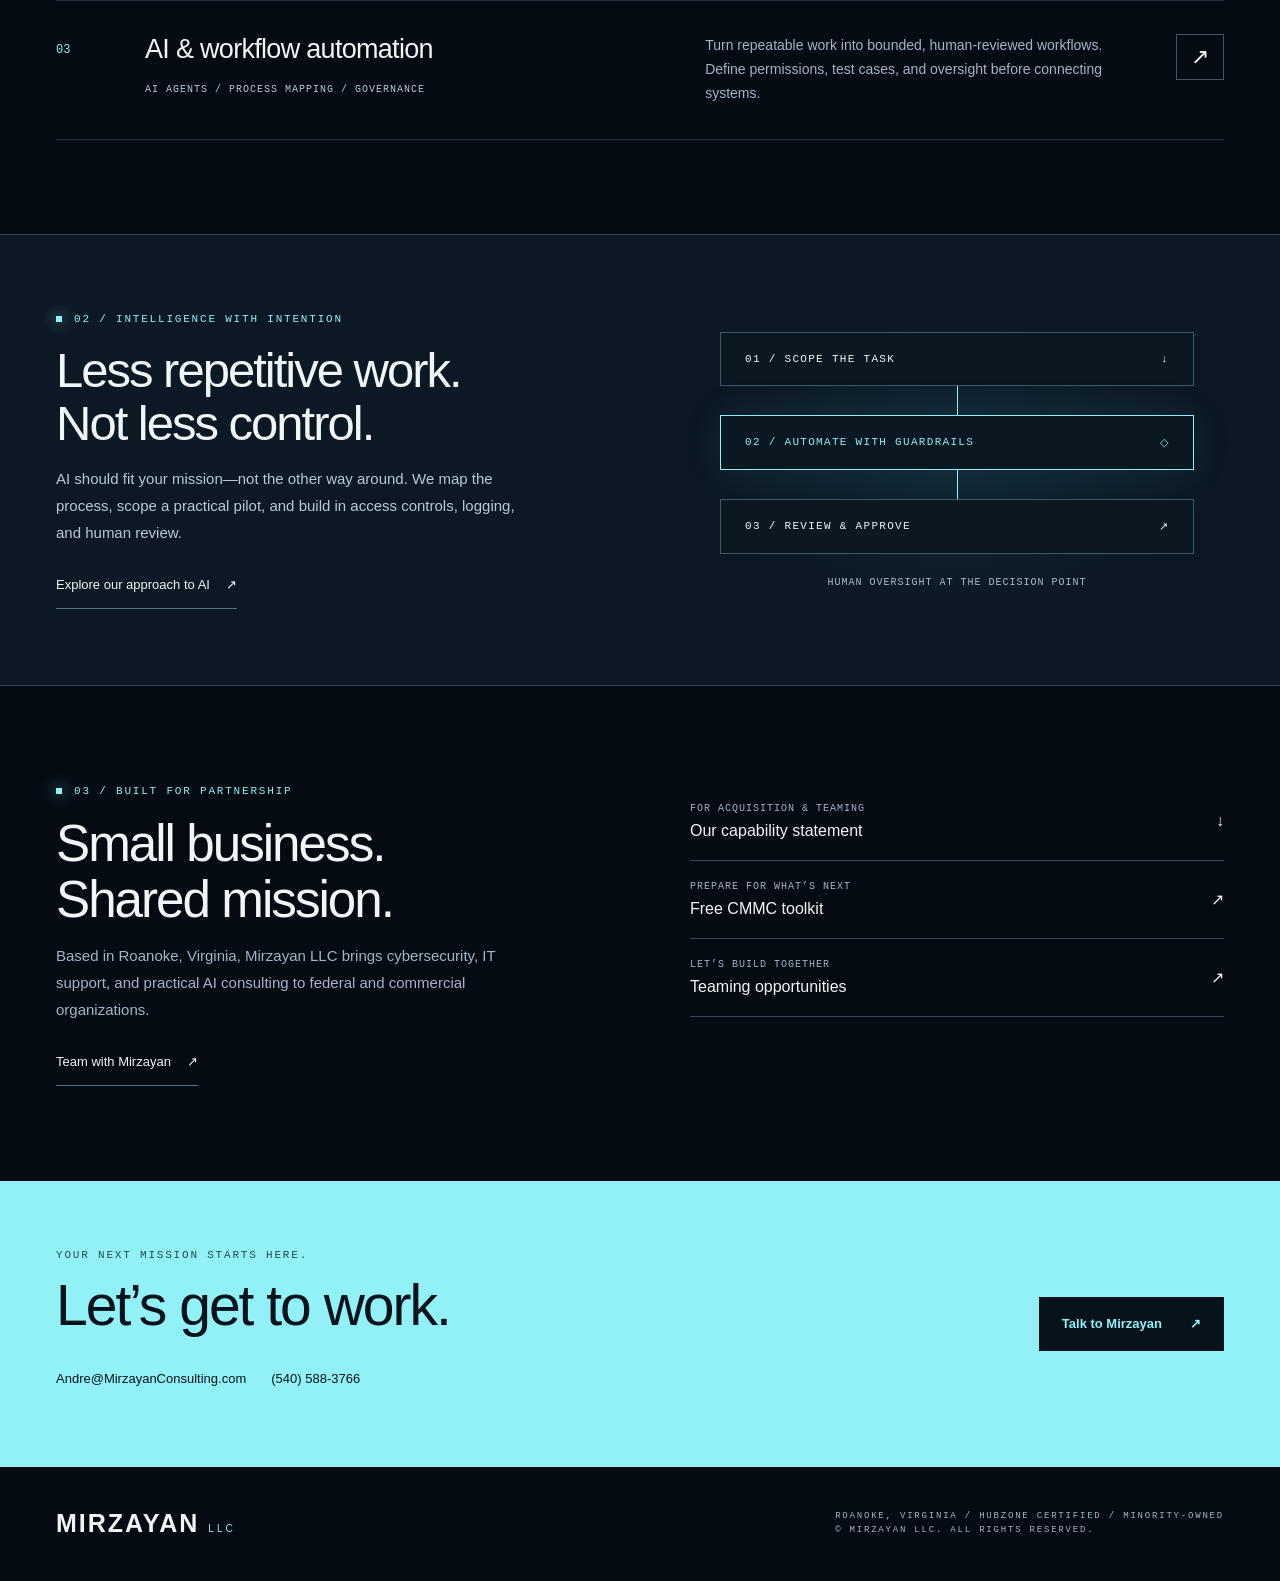
<file: preview/index.html>
<!doctype html>
<html lang="en"><head><meta charset="utf-8"><meta name="viewport" content="width=device-width,initial-scale=1"><meta name="theme-color" content="#050b13"><meta name="robots" content="noindex,nofollow"><title>Mirzayan LLC Preview — Secure the mission.</title><style>
:root{--bg:#050b13;--fg:#f0f5f7;--muted:#a5b5c5;--line:#24323e;--cyan:#91f1f7}*{box-sizing:border-box}html{scroll-behavior:smooth}body{margin:0;background:var(--bg);color:var(--fg);font-family:Arial,Helvetica,sans-serif;-webkit-font-smoothing:antialiased}a{color:inherit;text-decoration:none}a:focus-visible,button:focus-visible{outline:2px solid var(--cyan);outline-offset:6px}a:hover{color:var(--cyan)}.wrap{width:min(1328px,calc(100% - 112px));margin:auto}.mono,.eyebrow{font:11px/1.5 'Courier New',monospace;letter-spacing:1.8px;text-transform:uppercase}.muted{color:var(--muted)}.skip{position:absolute;top:-60px;left:20px;background:var(--cyan);color:var(--bg);padding:15px;z-index:100}.skip:focus{top:12px}header{height:108px;display:flex;align-items:center;justify-content:space-between;border-bottom:1px solid var(--line);position:relative;z-index:3}.logo{display:flex;align-items:baseline;gap:9px;min-height:44px;align-content:center;flex-wrap:wrap}.logo strong{font-size:25px;font-weight:800;letter-spacing:2px}.logo span{font-size:10px;letter-spacing:3px;color:var(--cyan)}nav{display:flex;align-items:center;gap:36px;font-size:13px}nav a{display:inline-flex;align-items:center;min-height:44px}.nav-contact{border:1px solid #6c828e;padding:0 20px;gap:24px}.hero{position:relative;min-height:760px;isolation:isolate;overflow:hidden}.hero:after{content:'';position:absolute;inset:0;pointer-events:none;background:linear-gradient(90deg,#050b13 0%,#050b13e8 28%,transparent 66%);z-index:-1}.art{position:absolute;inset:-30px -110px 0 28%;z-index:-2;transform:translate(var(--mx,0px),var(--my,0px));transition:transform .8s ease-out}.art svg{width:100%;height:100%}.hero-content{padding-top:77px;position:relative}.eyebrow{color:var(--cyan);display:flex;align-items:center;gap:12px}.eyebrow:before{content:'';width:6px;height:6px;background:var(--cyan);box-shadow:0 0 15px #91f1f7}h1{font-size:clamp(58px,6.45vw,96px);line-height:1.015;letter-spacing:-5.5px;font-weight:500;margin:30px 0 27px;max-width:850px}h1 span{color:var(--cyan)}.intro{font-size:17px;line-height:1.65;max-width:440px;color:#b7c5cf;margin:0}.actions{display:flex;gap:22px;align-items:center;margin-top:33px;flex-wrap:wrap}.button{min-height:54px;display:inline-flex;align-items:center;justify-content:space-between;gap:28px;padding:0 23px;font-size:13px;font-weight:600;background:var(--cyan);color:#071019}.button:hover{background:#d9fcff;color:#071019}.text-link{display:inline-flex;align-items:center;gap:16px;min-height:48px;font-size:13px;border-bottom:1px solid #5a717f}.hero-bottom{display:flex;justify-content:space-between;align-items:center;margin-top:64px;padding-bottom:26px}.hero-bottom .mono{font-size:10px;color:#b1c2ce}.legend{position:absolute;right:55px;top:560px;font:10px/1.9 'Courier New',monospace;letter-spacing:1.3px;color:#a7c2d0;border-left:1px solid #6a9cac;padding-left:15px}.legend strong{color:var(--cyan);font-weight:400}.credential-bar{border-top:1px solid var(--line);border-bottom:1px solid var(--line);background:#0a121d}.credentials{display:grid;grid-template-columns:1.4fr 1.2fr .8fr 1.2fr;min-height:112px;align-items:center}.credential{padding:10px 28px;border-left:1px solid var(--line)}.credential:first-child{padding-left:0;border:0}.credential small{display:block;color:var(--muted);font:10px/1.5 'Courier New',monospace;letter-spacing:1.5px;margin-bottom:9px}.credential strong{font-size:16px;font-weight:500}.credential .cert{color:var(--cyan)}section.capabilities{padding:103px 0 94px}.section-head{display:flex;justify-content:space-between;gap:40px;align-items:flex-start;margin-bottom:51px}h2{font-size:clamp(34px,4vw,58px);font-weight:400;line-height:1.08;letter-spacing:-2px;margin:17px 0 0}.section-head p{max-width:335px;color:var(--muted);font-size:15px;line-height:1.7;margin-top:43px}.service{display:grid;grid-template-columns:65px 1.2fr 1fr 48px;gap:24px;padding:33px 0;border-top:1px solid var(--line);align-items:start}.service:last-child{border-bottom:1px solid var(--line)}.service .number{color:var(--cyan);font:12px 'Courier New',monospace;padding-top:9px}.service h3{font-size:27px;letter-spacing:-.7px;font-weight:400;margin:0 0 13px}.service p{font-size:14px;color:var(--muted);line-height:1.7;margin:0;max-width:400px}.tags{font:10px/1.8 'Courier New',monospace;letter-spacing:1px;color:#b8cad5;text-transform:uppercase}.arrow{border:1px solid #425561;display:grid;place-items:center;min-width:46px;min-height:46px;font-size:22px}.service:hover .arrow{background:var(--cyan);color:var(--bg)}.feature{position:relative;overflow:hidden;border-top:1px solid #30434f;border-bottom:1px solid #30434f;background:#0c1823}.feature-inner{display:grid;grid-template-columns:1fr 1fr;min-height:450px;align-items:center;gap:100px;padding-top:64px;padding-bottom:64px}.feature h2{font-size:49px}.feature p{font-size:15px;line-height:1.8;color:#b9c9d4;max-width:460px}.flow{position:relative;display:flex;flex-direction:column;align-items:center;gap:0;padding:25px 30px;background:radial-gradient(ellipse,#173b4c70,transparent 70%)}.flow-item{width:100%;padding:20px 24px;border:1px solid #3c5968;background:#0b1721;display:flex;justify-content:space-between;font:11px 'Courier New',monospace;letter-spacing:1.3px}.flow-item.core{border-color:#91f1f7;color:var(--cyan);box-shadow:0 0 45px #54cbe315}.flow-line{height:29px;width:1px;background:var(--cyan)}.flow-caption{font:10px 'Courier New',monospace;color:#a9bdca;letter-spacing:1px;margin-top:23px;text-align:center}.partner{display:grid;grid-template-columns:1fr 1fr;gap:100px;padding-top:97px;padding-bottom:95px}.partner p{color:var(--muted);line-height:1.8;font-size:15px;max-width:475px}.resource{display:flex;justify-content:space-between;align-items:center;border-bottom:1px solid #364854;padding:20px 0;min-height:74px;font-size:16px}.resource small{color:var(--muted);font:10px 'Courier New',monospace;display:block;margin-bottom:8px;letter-spacing:1px}.contact{background:var(--cyan);color:#07121a;padding:66px 0}.contact .wrap{display:flex;justify-content:space-between;align-items:center;gap:45px}.contact h2{font-size:57px;margin:12px 0 20px}.contact a:hover{color:#234f5e}.contact .button{background:#07121a;color:var(--cyan)}.contact .mono{color:#274854}.contact-info{font-size:13px;display:flex;gap:25px;flex-wrap:wrap}.contact-info a{min-height:44px;display:flex;align-items:center;overflow-wrap:anywhere}footer{padding:35px 0}footer .wrap{display:flex;justify-content:space-between;align-items:center;gap:25px}footer .mono{font-size:9px;color:#a4b7c4}.menu{display:none;background:none;border:1px solid #536674;color:var(--fg);min-height:44px;padding:0 12px}.orbit{transform-origin:500px 430px;animation:orbit 100s linear infinite}@keyframes orbit{to{transform:rotate(360deg)}}
@media(min-width:1600px){.hero{min-height:810px}}@media(max-width:1000px){.wrap{width:calc(100% - 64px)}nav{gap:20px}h1{font-size:76px}.hero{min-height:745px}.art{left:15%;right:-250px;opacity:.8}.legend{right:30px}.feature-inner,.partner{gap:45px}.credential{padding:10px 18px}.service{grid-template-columns:40px 1.1fr 1fr 46px;gap:16px}}@media(max-width:720px){.wrap{width:calc(100% - 40px)}header{height:82px}.logo strong{font-size:21px}.menu{display:block}nav{display:none;position:absolute;top:81px;left:-20px;right:-20px;padding:20px;background:#0b1723;border-bottom:1px solid #536674;flex-direction:column;align-items:stretch;gap:8px}nav.open{display:flex}nav a{padding:0 14px}.hero{min-height:0}.hero-content{padding-top:39px}h1{font-size:clamp(46px,12.3vw,78px);letter-spacing:-2.7px;margin:25px 0 24px;line-height:1.05}.intro{font-size:15px;line-height:1.7;max-width:360px}.eyebrow{font-size:9px;letter-spacing:1.3px}.actions{gap:9px;margin-top:24px;align-items:flex-start;flex-direction:column}.button{min-height:52px}.art{inset:330px -130px -45px -90px;opacity:1}.hero:after{background:linear-gradient(#050b13 0%,#050b13 35%,#050b1360 64%,transparent)}.hero-bottom{margin-top:275px;align-items:end;gap:24px}.hero-bottom .mono{font-size:8px;max-width:150px}.legend{top:auto;bottom:76px;right:20px;font-size:8px;background:#050b1380}.credentials{grid-template-columns:1fr 1fr;padding-top:14px;padding-bottom:14px;gap:22px 0}.credential{padding:6px 0 6px 18px}.credential:nth-child(3){border:0;padding-left:0}.credential strong{font-size:13px}.credential small{font-size:9px}.section-head{display:block;margin-bottom:30px}.section-head p{margin:23px 0 0}section.capabilities{padding:60px 0}.service{grid-template-columns:24px 1fr 44px;gap:12px;padding:26px 0}.service h3{font-size:23px}.service p{grid-column:2/4;margin-top:0}.service .arrow{grid-column:3;grid-row:1;min-width:44px;min-height:44px}.tags{font-size:9px}.feature-inner,.partner{grid-template-columns:1fr;gap:30px;padding-top:56px;padding-bottom:56px}.feature h2{font-size:39px}.flow{padding:12px 0}.flow-item{font-size:10px}.contact{padding:48px 0}.contact .wrap{display:block}.contact h2{font-size:44px}.contact .button{margin-top:23px}.contact-info{gap:0;flex-direction:column}footer .wrap{align-items:flex-start;flex-direction:column}footer .mono{line-height:1.8}h2{letter-spacing:-1.5px}}@media(prefers-reduced-motion:reduce){html{scroll-behavior:auto}*,*:before,*:after{animation:none!important;transition:none!important}.art{transform:none!important}}
/* preview-motion-v2: progressive enhancement, never hide content */
.art{transform:translate(var(--mx,0px),calc(var(--my,0px) + var(--scroll-y,0px))) rotate(var(--scroll-turn,0deg));transition:transform .15s linear}
.network-core{transform-origin:500px 433px;animation:core-breathe 4s ease-in-out infinite}
.signal{fill:none;stroke:#d8ffff;stroke-width:3;stroke-linecap:round;stroke-dasharray:18 282;filter:drop-shadow(0 0 5px #5feaff);animation:signal-travel 3s linear infinite}
.signal:nth-child(2){animation-delay:-1s}.signal:nth-child(3){animation-delay:-2s}
#mesh line{stroke-dasharray:100;stroke-dashoffset:0;animation:network-draw 2.4s ease-out both}
#mesh circle{animation:node-arrive 1.8s ease-out both}
@keyframes network-draw{from{stroke-dashoffset:100;opacity:0}to{stroke-dashoffset:0}}
@keyframes node-arrive{from{opacity:0}to{}}
@keyframes signal-travel{to{stroke-dashoffset:-300}}
@keyframes core-breathe{0%,100%{transform:translateY(-9px) scale(.96)}50%{transform:translateY(9px) scale(1.045)}}
@keyframes service-arrive{from{transform:translateY(26px);opacity:.35}to{transform:translateY(0);opacity:1}}
.service.revealed{animation:service-arrive .75s ease-out both}
@media(prefers-reduced-motion:reduce){.art{transform:none!important;transition:none!important}.network-core,.signal,#mesh line,#mesh circle,.service.revealed{animation:none!important}.signal{stroke-dasharray:none;opacity:.35}}
</style></head><body><div id="mirzayan-design-preview" role="note" style="padding:12px 20px;text-align:center;background:#91f1f7;color:#071019;font:600 13px/1.5 Arial,Helvetica,sans-serif">Design preview — not the current Mirzayan homepage.</div><a class="skip" href="#main">Skip to content</a><header class="wrap"><a class="logo" href="#" aria-label="Mirzayan LLC home"><strong>MIRZAYAN</strong><span>LLC</span></a><button class="menu" aria-controls="nav" aria-expanded="false">Menu +</button><nav id="nav" aria-label="Main navigation"><a href="#capabilities">Capabilities</a><a href="#approach">AI & automation</a><a href="https://mirzayanllc.com/team-with-mirzayan/">Teaming</a><a class="nav-contact" href="#contact">Let’s talk <span aria-hidden="true">↗</span></a></nav></header><main id="main"><section class="hero"><div class="art" aria-hidden="true"><svg id="network" viewBox="0 0 1000 860" xmlns="http://www.w3.org/2000/svg"><defs><radialGradient id="halo"><stop stop-color="#8feef8" stop-opacity=".27"/><stop offset=".38" stop-color="#249bc1" stop-opacity=".12"/><stop offset="1" stop-color="#07101c" stop-opacity="0"/></radialGradient><radialGradient id="orb"><stop stop-color="#ffffff"/><stop offset=".09" stop-color="#e1ffff"/><stop offset=".3" stop-color="#81efff"/><stop offset="1" stop-color="#1b6381" stop-opacity="0"/></radialGradient><filter id="glow"><feGaussianBlur stdDeviation="3"/></filter><linearGradient id="edge"><stop stop-color="#25526b"/><stop offset=".48" stop-color="#c3ffff"/><stop offset="1" stop-color="#1e536a"/></linearGradient></defs><circle cx="500" cy="430" r="430" fill="url(#halo)"/><g id="mesh"></g><g class="orbit" fill="none" stroke="#74cddd"><ellipse cx="500" cy="430" rx="354" ry="118" transform="rotate(-32 500 430)" opacity=".55"/><ellipse cx="500" cy="430" rx="310" ry="170" transform="rotate(57 500 430)" opacity=".28"/><circle cx="500" cy="430" r="332" stroke-dasharray="1 17" opacity=".4"/><circle cx="201" cy="574" r="4" fill="#c8ffff" stroke="none"/></g><g class="network-core"><g fill="none" stroke="url(#edge)"><path d="M500 305 612 369 612 495 500 560 389 495 389 369Z" fill="#082233a0"/><path d="m500 305 0 128 112 62M500 433 389 495M389 369 500 433 612 369M500 433 500 560"/><path d="m500 345 77 44v88l-77 44-77-44v-88Z" opacity=".4"/></g><circle cx="500" cy="433" r="90" fill="url(#orb)" opacity=".8"/><circle cx="500" cy="433" r="10" fill="#eaffff"/></g><g class="signals"><path class="signal" pathLength="300" d="M201 574 389 495 500 433 612 369 790 260"/><path class="signal" pathLength="300" d="M230 250 389 369 500 433 612 495 770 610"/><path class="signal" pathLength="300" d="M500 120 500 305 500 433 500 560 500 745"/></g><path d="M500 235v80M500 550v80M300 433h85M615 433h85" stroke="#7ce5f1" opacity=".4" stroke-dasharray="2 6"/><g fill="#88b9cc" font-family="monospace" font-size="10" letter-spacing="2"><text x="727" y="280">HUMAN OVERSIGHT</text></g></svg></div><div class="wrap hero-content"><div class="eyebrow">Cybersecurity / Federal IT / Applied AI</div><h1>Secure the mission.<br><span>Automate<br>the work.</span></h1><p class="intro">Protect what matters. Support the people behind it. Put practical AI to work—with security and human oversight built in.</p><div class="actions"><a class="button" href="#contact">Start a conversation <span aria-hidden="true">↗</span></a><a class="text-link" href="https://mirzayanllc.com/assets/Mirzayan_LLC_Capability_Statement_FontMatched_v4.pdf">Capability statement <span class="mono">PDF ↓</span></a></div><div class="hero-bottom"><span class="mono">Federal focus.<br>Commercial agility.</span><a class="text-link mono" href="#capabilities">Explore capabilities ↓</a></div></div><div class="legend"><strong>THE CONNECTED MISSION</strong><br>People. Systems. Intelligence.<br>Security at the core.</div></section><div class="credential-bar"><div class="wrap credentials"><div class="credential"><small>SMALL BUSINESS. MISSION READY.</small><strong class="cert">HUBZone Certified</strong></div><div class="credential"><small>OWNERSHIP</small><strong>Minority-Owned</strong></div><div class="credential"><small>CAGE CODE</small><strong>8FB51</strong></div><div class="credential"><small>SAM UNIQUE ENTITY ID</small><strong>XS2WDHHEU9N1</strong></div></div></div><section class="capabilities wrap" id="capabilities"><div class="section-head"><div><div class="eyebrow">01 / Mission capabilities</div><h2>Complex challenges.<br>Clear execution.</h2></div><p>From your security posture to your service desk, we connect technical expertise with the work your organization needs to get done.</p></div><a class="service" href="https://mirzayanllc.com/services/federal-rmf-aa/"><span class="number">01</span><div><h3>Cybersecurity & assurance</h3><span class="tags">RMF / A&A / Penetration testing</span></div><p>Understand your risks. Strengthen your controls. Move through assessment and authorization with a focused, NIST-aligned approach.</p><span class="arrow" aria-hidden="true">↗</span></a><a class="service" href="https://mirzayanllc.com/services/help-desk-it-support/"><span class="number">02</span><div><h3>Federal IT & end-user support</h3><span class="tags">Tier 1–3 / Service desk / IT staffing</span></div><p>Keep your people and systems moving with responsive troubleshooting, service desk management, and IT staff augmentation.</p><span class="arrow" aria-hidden="true">↗</span></a><a class="service" href="https://mirzayanllc.com/services/ai-workflow-automation/"><span class="number">03</span><div><h3>AI & workflow automation</h3><span class="tags">AI agents / Process mapping / Governance</span></div><p>Turn repeatable work into bounded, human-reviewed workflows. Define permissions, test cases, and oversight before connecting systems.</p><span class="arrow" aria-hidden="true">↗</span></a></section><section class="feature" id="approach"><div class="wrap feature-inner"><div><div class="eyebrow">02 / Intelligence with intention</div><h2>Less repetitive work.<br>Not less control.</h2><p>AI should fit your mission—not the other way around. We map the process, scope a practical pilot, and build in access controls, logging, and human review.</p><a class="text-link" href="https://mirzayanllc.com/services/ai-workflow-automation/">Explore our approach to AI <span aria-hidden="true">↗</span></a></div><div class="flow" aria-label="Illustrative workflow: scope the task, automate with guardrails, review and approve"><div class="flow-item"><span>01 / SCOPE THE TASK</span><span>↓</span></div><div class="flow-line"></div><div class="flow-item core"><span>02 / AUTOMATE WITH GUARDRAILS</span><span>◇</span></div><div class="flow-line"></div><div class="flow-item"><span>03 / REVIEW & APPROVE</span><span>↗</span></div><div class="flow-caption">HUMAN OVERSIGHT AT THE DECISION POINT</div></div></div></section><section class="wrap partner"><div><div class="eyebrow">03 / Built for partnership</div><h2>Small business.<br>Shared mission.</h2><p>Based in Roanoke, Virginia, Mirzayan LLC brings cybersecurity, IT support, and practical AI consulting to federal and commercial organizations.</p><a class="text-link" href="https://mirzayanllc.com/team-with-mirzayan/">Team with Mirzayan <span aria-hidden="true">↗</span></a></div><div><a class="resource" href="https://mirzayanllc.com/assets/Mirzayan_LLC_Capability_Statement_FontMatched_v4.pdf"><span><small>FOR ACQUISITION & TEAMING</small>Our capability statement</span><span aria-hidden="true">↓</span></a><a class="resource" href="https://mirzayanllc.com/cmmc-toolkit/"><span><small>PREPARE FOR WHAT’S NEXT</small>Free CMMC toolkit</span><span aria-hidden="true">↗</span></a><a class="resource" href="https://mirzayanllc.com/team-with-mirzayan/"><span><small>LET’S BUILD TOGETHER</small>Teaming opportunities</span><span aria-hidden="true">↗</span></a></div></section><section class="contact" id="contact"><div class="wrap"><div><div class="mono">Your next mission starts here.</div><h2>Let’s get to work.</h2><div class="contact-info"><a href="mailto:Andre@MirzayanConsulting.com">Andre@MirzayanConsulting.com</a><a href="tel:5405883766">(540) 588-3766</a></div></div><a class="button" href="mailto:Andre@MirzayanConsulting.com">Talk to Mirzayan <span aria-hidden="true">↗</span></a></div></section></main><footer><div class="wrap"><a class="logo" href="#" aria-label="Mirzayan LLC home"><strong>MIRZAYAN</strong><span>LLC</span></a><span class="mono">Roanoke, Virginia / HUBZone Certified / Minority-Owned<br>© Mirzayan LLC. All rights reserved.</span></div></footer><script>
const ns='http://www.w3.org/2000/svg',mesh=document.getElementById('mesh');function svg(tag,attrs){const e=document.createElementNS(ns,tag);Object.entries(attrs).forEach(([k,v])=>e.setAttribute(k,v));mesh.appendChild(e);return e}let seed=71;function rand(){seed=(seed*16807)%2147483647;return(seed-1)/2147483646}const points=[];for(let ring=0;ring<8;ring++){const r=140+ring*25;for(let n=0;n<32;n++){const a=n/32*Math.PI*2+ring*.17;points.push({x:500+Math.cos(a)*r,y:430+Math.sin(a)*r*.87,z:rand(),ring})}}points.forEach((p,i)=>{points.slice(i+1).forEach(q=>{const d=Math.hypot(p.x-q.x,p.y-q.y);if(d<74&&rand()>.3)svg('line',{x1:p.x,y1:p.y,x2:q.x,y2:q.y,stroke:'#75c8de','stroke-width':.65,opacity:.09+p.z*.22})});svg('circle',{cx:p.x,cy:p.y,r:p.z>.92?2.8:1.1,fill:p.z>.92?'#e1ffff':'#70bfd5',opacity:.3+p.z*.65});if(p.z>.97)svg('circle',{cx:p.x,cy:p.y,r:7,fill:'#8eecff',filter:'url(#glow)',opacity:.6})});for(let i=0;i<45;i++){svg('circle',{cx:140+rand()*760,cy:90+rand()*650,r:rand()*1.5,fill:'#9bd9e5',opacity:rand()*.5})}const reduce=matchMedia('(prefers-reduced-motion: reduce)');const hero=document.querySelector('.hero'),art=document.querySelector('.art');hero.addEventListener('pointermove',e=>{if(reduce.matches||innerWidth<721)return;const r=hero.getBoundingClientRect();art.style.setProperty('--mx',((e.clientX-r.left)/r.width-.5)*16+'px');art.style.setProperty('--my',((e.clientY-r.top)/r.height-.5)*12+'px')});hero.addEventListener('pointerleave',()=>{art.style.setProperty('--mx','0px');art.style.setProperty('--my','0px')});const menu=document.querySelector('.menu'),nav=document.querySelector('nav');menu.addEventListener('click',()=>{const open=nav.classList.toggle('open');menu.setAttribute('aria-expanded',open);menu.textContent=open?'Close −':'Menu +'});nav.addEventListener('click',e=>{if(e.target.closest('a')){nav.classList.remove('open');menu.setAttribute('aria-expanded','false');menu.textContent='Menu +'}});document.addEventListener('keydown',e=>{if(e.key==='Escape'){nav.classList.remove('open');menu.setAttribute('aria-expanded','false');menu.textContent='Menu +'}});
let scrollQueued=false;
function syncScroll(){scrollQueued=false;const progress=Math.max(0,Math.min(1,-hero.getBoundingClientRect().top/hero.offsetHeight));art.style.setProperty('--scroll-y',reduce.matches?'0px':progress*65+'px');art.style.setProperty('--scroll-turn',reduce.matches?'0deg':progress*7+'deg')}
window.addEventListener('scroll',()=>{if(!scrollQueued){scrollQueued=true;requestAnimationFrame(syncScroll)}},{passive:true});
window.addEventListener('resize',syncScroll,{passive:true});reduce.addEventListener('change',syncScroll);syncScroll();
if('IntersectionObserver' in window){const reveal=new IntersectionObserver(entries=>{entries.forEach(entry=>{if(entry.isIntersecting){entry.target.classList.add('revealed');reveal.unobserve(entry.target)}})},{threshold:.15});document.querySelectorAll('.service').forEach(el=>reveal.observe(el))}
</script></body></html>
</file>
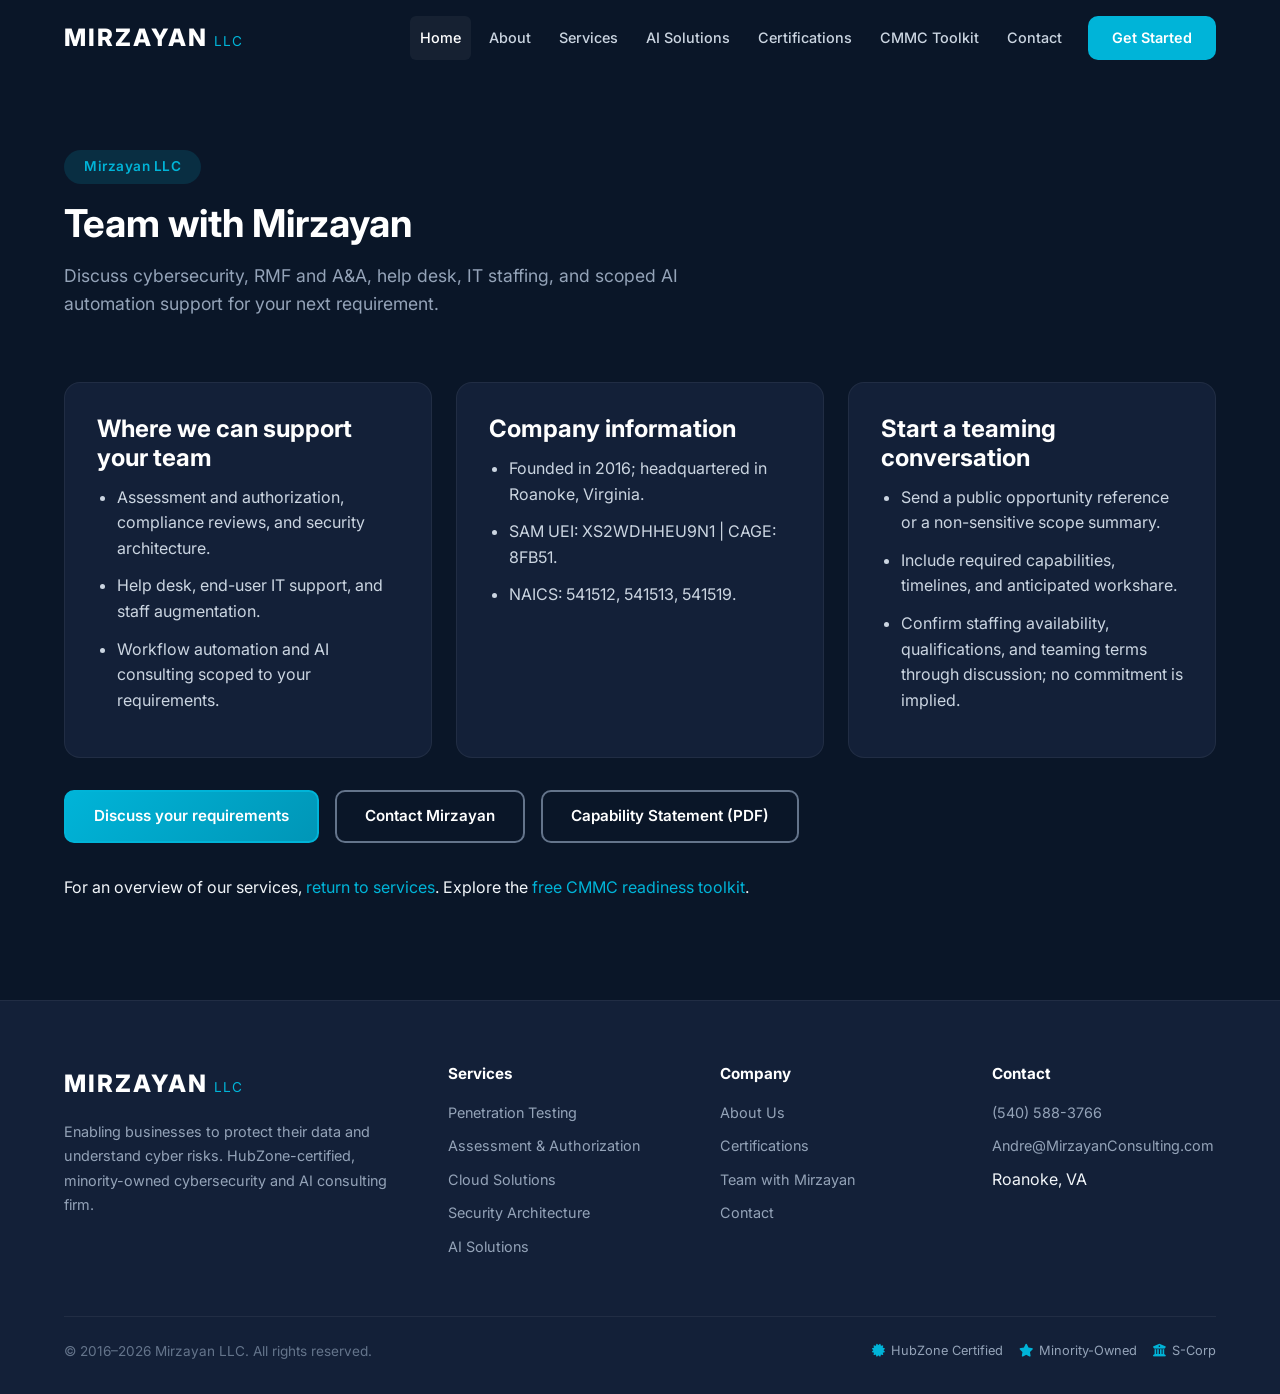
<file: team-with-mirzayan/index.html>
<!DOCTYPE html><html lang="en"><head>
    <meta charset="UTF-8">
    <meta name="viewport" content="width=device-width, initial-scale=1.0">
    <title>Team with Mirzayan | Mirzayan LLC</title>
    <meta name="description" content="Discuss cybersecurity, RMF and A&amp;A, help desk, IT staffing, and scoped AI automation support for your next requirement.">
    <meta name="keywords" content="cybersecurity, HubZone, federal contractor, penetration testing, AI consulting, assessment authorization, cloud solutions, minority-owned business">
    <meta name="author" content="Mirzayan LLC">

    <!-- Open Graph -->


    <meta property="og:type" content="website">


    <!-- Fonts -->
    <link rel="preconnect" href="https://fonts.googleapis.com">
    <link rel="preconnect" href="https://fonts.gstatic.com" crossorigin>
    <link href="https://fonts.googleapis.com/css2?family=Inter:wght@300;400;500;600;700;800&amp;family=JetBrains+Mono:wght@400;500&amp;display=swap" rel="stylesheet">

    <!-- Icons -->
    <link rel="stylesheet" href="https://cdnjs.cloudflare.com/ajax/libs/font-awesome/6.5.1/css/all.min.css">

    <!-- Styles -->
    <link rel="stylesheet" href="/css/style.css">

    <!-- Favicon -->
    <link rel="icon" type="image/svg+xml" href="/images/favicon.svg">


<noscript><style>.nav-toggle{display:none!important}.navbar{position:relative}.nav-menu{position:static;width:auto;height:auto;flex-wrap:wrap;padding:12px;box-shadow:none;flex-direction:row}.nav-container{flex-wrap:wrap}</style></noscript>
<link rel="canonical" href="https://mirzayanllc.com/team-with-mirzayan/">
<script type="application/ld+json">{"@context": "https://schema.org", "@graph": [{"@type": "Organization", "@id": "https://mirzayanllc.com/#organization", "name": "Mirzayan LLC", "url": "https://mirzayanllc.com/", "foundingDate": "2016", "telephone": "+1-540-588-3766", "email": "Andre@MirzayanConsulting.com", "address": {"@type": "PostalAddress", "streetAddress": "1042 Adams St NW", "addressLocality": "Roanoke", "addressRegion": "VA", "postalCode": "24017", "addressCountry": "US"}, "identifier": [{"@type": "PropertyValue", "propertyID": "UEI", "value": "XS2WDHHEU9N1"}, {"@type": "PropertyValue", "propertyID": "CAGE", "value": "8FB51"}]}]}</script>
<meta property="og:title" content="Team with Mirzayan | Mirzayan LLC"><meta property="og:description" content="Discuss cybersecurity, RMF and A&amp;A, help desk, IT staffing, and scoped AI automation support for your next requirement."><meta property="og:url" content="https://mirzayanllc.com/team-with-mirzayan/"><meta property="og:image" content="https://mirzayanllc.com/images/social-card.png"><meta name="twitter:card" content="summary_large_image"><meta name="twitter:image" content="https://mirzayanllc.com/images/social-card.png"></head><body><nav class="navbar" id="navbar">
        <div class="container nav-container">
            <a href="/" class="nav-logo">
                <span class="logo-text">MIRZAYAN</span>
                <span class="logo-sub">LLC</span>
            </a>
            <button class="nav-toggle" id="navToggle" aria-label="Toggle navigation" aria-controls="navMenu" aria-expanded="false">
                <span class="hamburger"></span>
            </button>
            <ul class="nav-menu" id="navMenu">
                <li><a href="/" class="nav-link active">Home</a></li>
                <li><a href="/#about" class="nav-link">About</a></li>
                <li><a href="/#services" class="nav-link">Services</a></li>
                <li><a href="/#ai-services" class="nav-link">AI Solutions</a></li>
                <li><a href="/#certifications" class="nav-link">Certifications</a></li>
                <li><a href="/cmmc-toolkit/" class="nav-link">CMMC Toolkit</a></li>
                <li><a href="/#contact" class="nav-link">Contact</a></li>
                <li><a href="/#contact" class="nav-btn">Get Started</a></li>
            </ul>
        </div>
    </nav><main class="section detail-page"><div class="container"><div class="section-header"><p class="section-tag">Mirzayan LLC</p><h1 class="section-title">Team with Mirzayan</h1><p class="section-desc">Discuss cybersecurity, RMF and A&amp;A, help desk, IT staffing, and scoped AI automation support for your next requirement.</p></div><div class="services-grid"><section class="service-card"><h2>Where we can support your team</h2><ul><li>Assessment and authorization, compliance reviews, and security architecture.</li><li>Help desk, end-user IT support, and staff augmentation.</li><li>Workflow automation and AI consulting scoped to your requirements.</li></ul></section><section class="service-card"><h2>Company information</h2><ul><li>Founded in 2016; headquartered in Roanoke, Virginia.</li><li>SAM UEI: XS2WDHHEU9N1 | CAGE: 8FB51.</li><li>NAICS: 541512, 541513, 541519.</li></ul></section><section class="service-card"><h2>Start a teaming conversation</h2><ul><li>Send a public opportunity reference or a non-sensitive scope summary.</li><li>Include required capabilities, timelines, and anticipated workshare.</li><li>Confirm staffing availability, qualifications, and teaming terms through discussion; no commitment is implied.</li></ul></section></div><div class="detail-cta"><a class="btn btn-primary" href="mailto:Andre@MirzayanConsulting.com">Discuss your requirements</a><a class="btn btn-outline" href="/#contact">Contact Mirzayan</a><a class="btn btn-outline" href="/assets/Mirzayan_LLC_Capability_Statement_FontMatched_v4.pdf">Capability Statement (PDF)</a></div><p>For an overview of our services, <a href="/#services">return to services</a>. Explore the <a href="/cmmc-toolkit/">free CMMC readiness toolkit</a>.</p></div></main><footer class="footer">
        <div class="container">
            <div class="footer-grid">
                <div class="footer-brand">
                    <a href="/#home" class="nav-logo">
                        <span class="logo-text">MIRZAYAN</span>
                        <span class="logo-sub">LLC</span>
                    </a>
                    <p>Enabling businesses to protect their data and understand cyber risks. HubZone-certified, minority-owned cybersecurity and AI consulting firm.</p>
                </div>
                <div class="footer-links">
                    <h4>Services</h4>
                    <ul>
                        <li><a href="/#services">Penetration Testing</a></li>
                        <li><a href="/#services">Assessment &amp; Authorization</a></li>
                        <li><a href="/#services">Cloud Solutions</a></li>
                        <li><a href="/#services">Security Architecture</a></li>
                        <li><a href="/#ai-services">AI Solutions</a></li>
                    </ul>
                </div>
                <div class="footer-links">
                    <h4>Company</h4>
                    <ul>
                        <li><a href="/#about">About Us</a></li>
                        <li><a href="/#certifications">Certifications</a></li>
                        <li><a href="/team-with-mirzayan/">Team with Mirzayan</a></li>
                        <li><a href="/#contact">Contact</a></li>
                    </ul>
                </div>
                <div class="footer-links">
                    <h4>Contact</h4>
                    <ul>
                        <li><a href="tel:5405883766">(540) 588-3766</a></li>
                        <li><a href="mailto:Andre@MirzayanConsulting.com">Andre@MirzayanConsulting.com</a></li>
                        <li>Roanoke, VA</li>
                    </ul>
                </div>
            </div>
            <div class="footer-bottom">
                <p>&copy; 2016–2026 Mirzayan LLC. All rights reserved.</p>
                <div class="footer-badges">
                    <span class="footer-badge"><i class="fas fa-certificate"></i> HubZone Certified</span>
                    <span class="footer-badge"><i class="fas fa-star"></i> Minority-Owned</span>
                    <span class="footer-badge"><i class="fas fa-building-columns"></i> S-Corp</span>
                </div>
            </div>
        </div>
    </footer><script src="/js/main.js"></script></body></html>
</file>
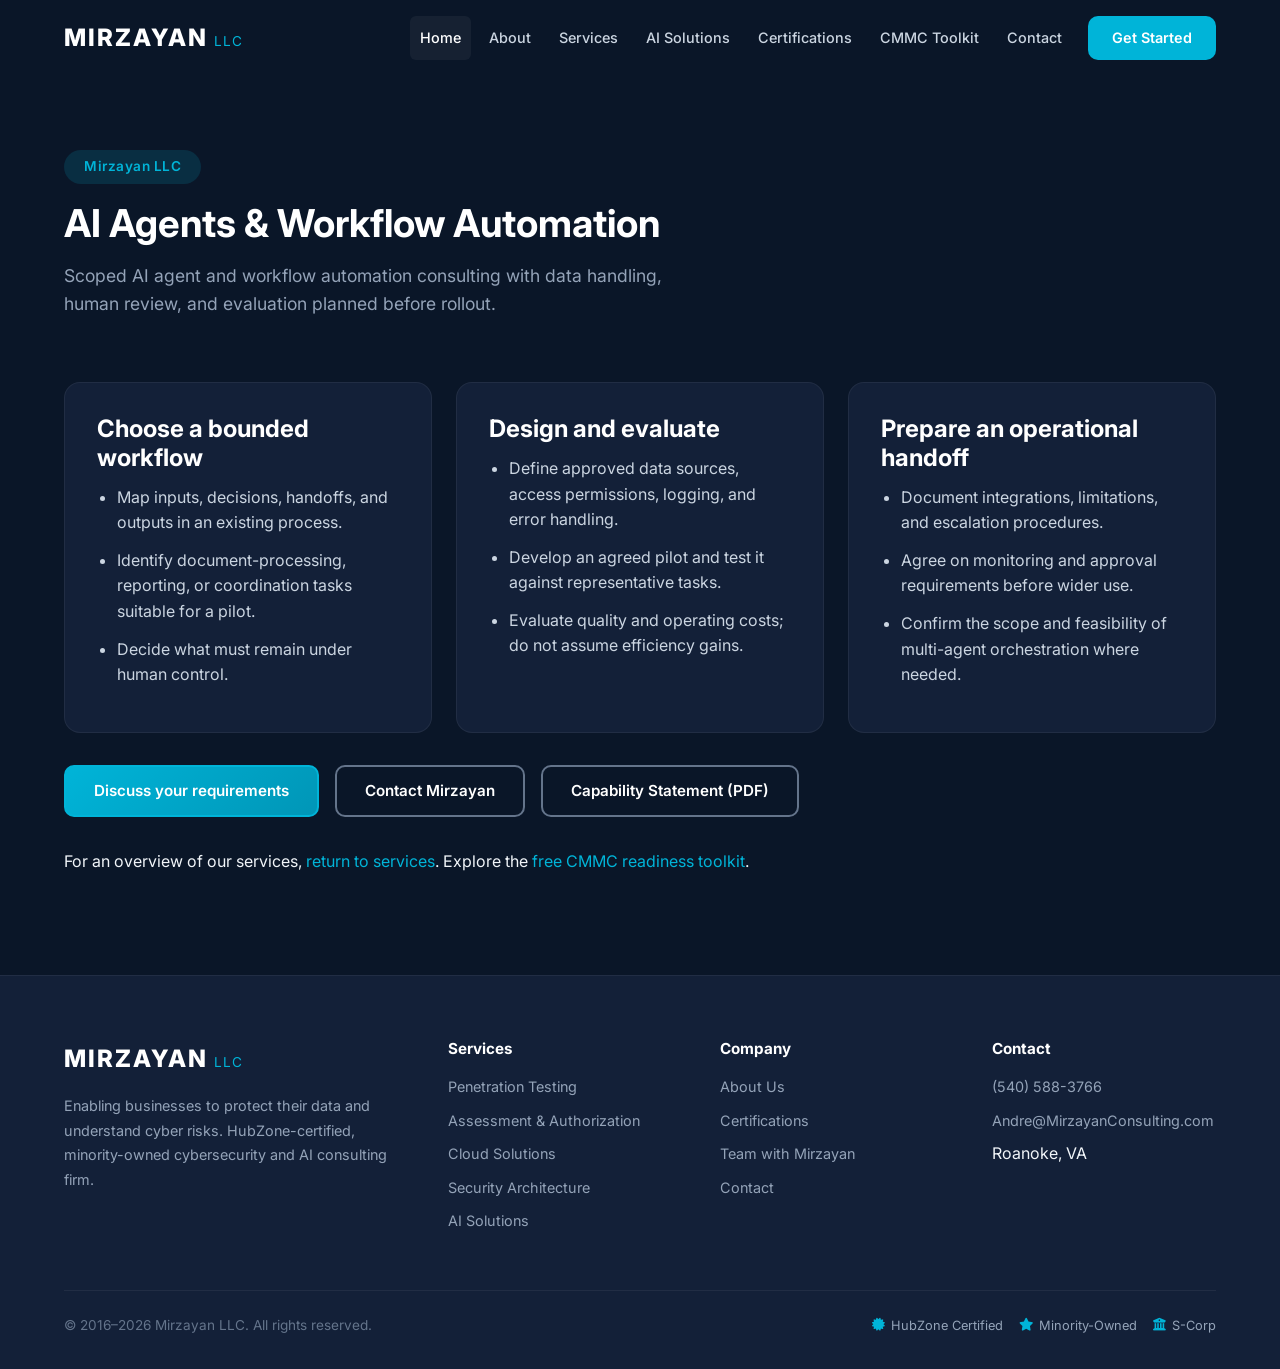
<file: services/ai-workflow-automation/index.html>
<!DOCTYPE html><html lang="en"><head>
    <meta charset="UTF-8">
    <meta name="viewport" content="width=device-width, initial-scale=1.0">
    <title>AI Agents &amp; Workflow Automation | Mirzayan LLC</title>
    <meta name="description" content="Scoped AI agent and workflow automation consulting with data handling, human review, and evaluation planned before rollout.">
    <meta name="keywords" content="cybersecurity, HubZone, federal contractor, penetration testing, AI consulting, assessment authorization, cloud solutions, minority-owned business">
    <meta name="author" content="Mirzayan LLC">

    <!-- Open Graph -->


    <meta property="og:type" content="website">


    <!-- Fonts -->
    <link rel="preconnect" href="https://fonts.googleapis.com">
    <link rel="preconnect" href="https://fonts.gstatic.com" crossorigin>
    <link href="https://fonts.googleapis.com/css2?family=Inter:wght@300;400;500;600;700;800&amp;family=JetBrains+Mono:wght@400;500&amp;display=swap" rel="stylesheet">

    <!-- Icons -->
    <link rel="stylesheet" href="https://cdnjs.cloudflare.com/ajax/libs/font-awesome/6.5.1/css/all.min.css">

    <!-- Styles -->
    <link rel="stylesheet" href="/css/style.css">

    <!-- Favicon -->
    <link rel="icon" type="image/svg+xml" href="/images/favicon.svg">


<noscript><style>.nav-toggle{display:none!important}.navbar{position:relative}.nav-menu{position:static;width:auto;height:auto;flex-wrap:wrap;padding:12px;box-shadow:none;flex-direction:row}.nav-container{flex-wrap:wrap}</style></noscript>
<link rel="canonical" href="https://mirzayanllc.com/services/ai-workflow-automation/">
<script type="application/ld+json">{"@context": "https://schema.org", "@graph": [{"@type": "Organization", "@id": "https://mirzayanllc.com/#organization", "name": "Mirzayan LLC", "url": "https://mirzayanllc.com/", "foundingDate": "2016", "telephone": "+1-540-588-3766", "email": "Andre@MirzayanConsulting.com", "address": {"@type": "PostalAddress", "streetAddress": "1042 Adams St NW", "addressLocality": "Roanoke", "addressRegion": "VA", "postalCode": "24017", "addressCountry": "US"}, "identifier": [{"@type": "PropertyValue", "propertyID": "UEI", "value": "XS2WDHHEU9N1"}, {"@type": "PropertyValue", "propertyID": "CAGE", "value": "8FB51"}]}, {"@type": "Service", "name": "AI Agents & Workflow Automation", "url": "https://mirzayanllc.com/services/ai-workflow-automation/", "provider": {"@id": "https://mirzayanllc.com/#organization"}, "description": "Scoped AI agent and workflow automation consulting with data handling, human review, and evaluation planned before rollout."}]}</script>
<meta property="og:title" content="AI Agents &amp; Workflow Automation | Mirzayan LLC"><meta property="og:description" content="Scoped AI agent and workflow automation consulting with data handling, human review, and evaluation planned before rollout."><meta property="og:url" content="https://mirzayanllc.com/services/ai-workflow-automation/"><meta property="og:image" content="https://mirzayanllc.com/images/social-card.png"><meta name="twitter:card" content="summary_large_image"><meta name="twitter:image" content="https://mirzayanllc.com/images/social-card.png"></head><body><nav class="navbar" id="navbar">
        <div class="container nav-container">
            <a href="/" class="nav-logo">
                <span class="logo-text">MIRZAYAN</span>
                <span class="logo-sub">LLC</span>
            </a>
            <button class="nav-toggle" id="navToggle" aria-label="Toggle navigation" aria-controls="navMenu" aria-expanded="false">
                <span class="hamburger"></span>
            </button>
            <ul class="nav-menu" id="navMenu">
                <li><a href="/" class="nav-link active">Home</a></li>
                <li><a href="/#about" class="nav-link">About</a></li>
                <li><a href="/#services" class="nav-link">Services</a></li>
                <li><a href="/#ai-services" class="nav-link">AI Solutions</a></li>
                <li><a href="/#certifications" class="nav-link">Certifications</a></li>
                <li><a href="/cmmc-toolkit/" class="nav-link">CMMC Toolkit</a></li>
                <li><a href="/#contact" class="nav-link">Contact</a></li>
                <li><a href="/#contact" class="nav-btn">Get Started</a></li>
            </ul>
        </div>
    </nav><main class="section detail-page"><div class="container"><div class="section-header"><p class="section-tag">Mirzayan LLC</p><h1 class="section-title">AI Agents &amp; Workflow Automation</h1><p class="section-desc">Scoped AI agent and workflow automation consulting with data handling, human review, and evaluation planned before rollout.</p></div><div class="services-grid"><section class="service-card"><h2>Choose a bounded workflow</h2><ul><li>Map inputs, decisions, handoffs, and outputs in an existing process.</li><li>Identify document-processing, reporting, or coordination tasks suitable for a pilot.</li><li>Decide what must remain under human control.</li></ul></section><section class="service-card"><h2>Design and evaluate</h2><ul><li>Define approved data sources, access permissions, logging, and error handling.</li><li>Develop an agreed pilot and test it against representative tasks.</li><li>Evaluate quality and operating costs; do not assume efficiency gains.</li></ul></section><section class="service-card"><h2>Prepare an operational handoff</h2><ul><li>Document integrations, limitations, and escalation procedures.</li><li>Agree on monitoring and approval requirements before wider use.</li><li>Confirm the scope and feasibility of multi-agent orchestration where needed.</li></ul></section></div><div class="detail-cta"><a class="btn btn-primary" href="mailto:Andre@MirzayanConsulting.com">Discuss your requirements</a><a class="btn btn-outline" href="/#contact">Contact Mirzayan</a><a class="btn btn-outline" href="/assets/Mirzayan_LLC_Capability_Statement_FontMatched_v4.pdf">Capability Statement (PDF)</a></div><p>For an overview of our services, <a href="/#services">return to services</a>. Explore the <a href="/cmmc-toolkit/">free CMMC readiness toolkit</a>.</p></div></main><footer class="footer">
        <div class="container">
            <div class="footer-grid">
                <div class="footer-brand">
                    <a href="/#home" class="nav-logo">
                        <span class="logo-text">MIRZAYAN</span>
                        <span class="logo-sub">LLC</span>
                    </a>
                    <p>Enabling businesses to protect their data and understand cyber risks. HubZone-certified, minority-owned cybersecurity and AI consulting firm.</p>
                </div>
                <div class="footer-links">
                    <h4>Services</h4>
                    <ul>
                        <li><a href="/#services">Penetration Testing</a></li>
                        <li><a href="/#services">Assessment &amp; Authorization</a></li>
                        <li><a href="/#services">Cloud Solutions</a></li>
                        <li><a href="/#services">Security Architecture</a></li>
                        <li><a href="/#ai-services">AI Solutions</a></li>
                    </ul>
                </div>
                <div class="footer-links">
                    <h4>Company</h4>
                    <ul>
                        <li><a href="/#about">About Us</a></li>
                        <li><a href="/#certifications">Certifications</a></li>
                        <li><a href="/team-with-mirzayan/">Team with Mirzayan</a></li>
                        <li><a href="/#contact">Contact</a></li>
                    </ul>
                </div>
                <div class="footer-links">
                    <h4>Contact</h4>
                    <ul>
                        <li><a href="tel:5405883766">(540) 588-3766</a></li>
                        <li><a href="mailto:Andre@MirzayanConsulting.com">Andre@MirzayanConsulting.com</a></li>
                        <li>Roanoke, VA</li>
                    </ul>
                </div>
            </div>
            <div class="footer-bottom">
                <p>&copy; 2016–2026 Mirzayan LLC. All rights reserved.</p>
                <div class="footer-badges">
                    <span class="footer-badge"><i class="fas fa-certificate"></i> HubZone Certified</span>
                    <span class="footer-badge"><i class="fas fa-star"></i> Minority-Owned</span>
                    <span class="footer-badge"><i class="fas fa-building-columns"></i> S-Corp</span>
                </div>
            </div>
        </div>
    </footer><script src="/js/main.js"></script></body></html>
</file>
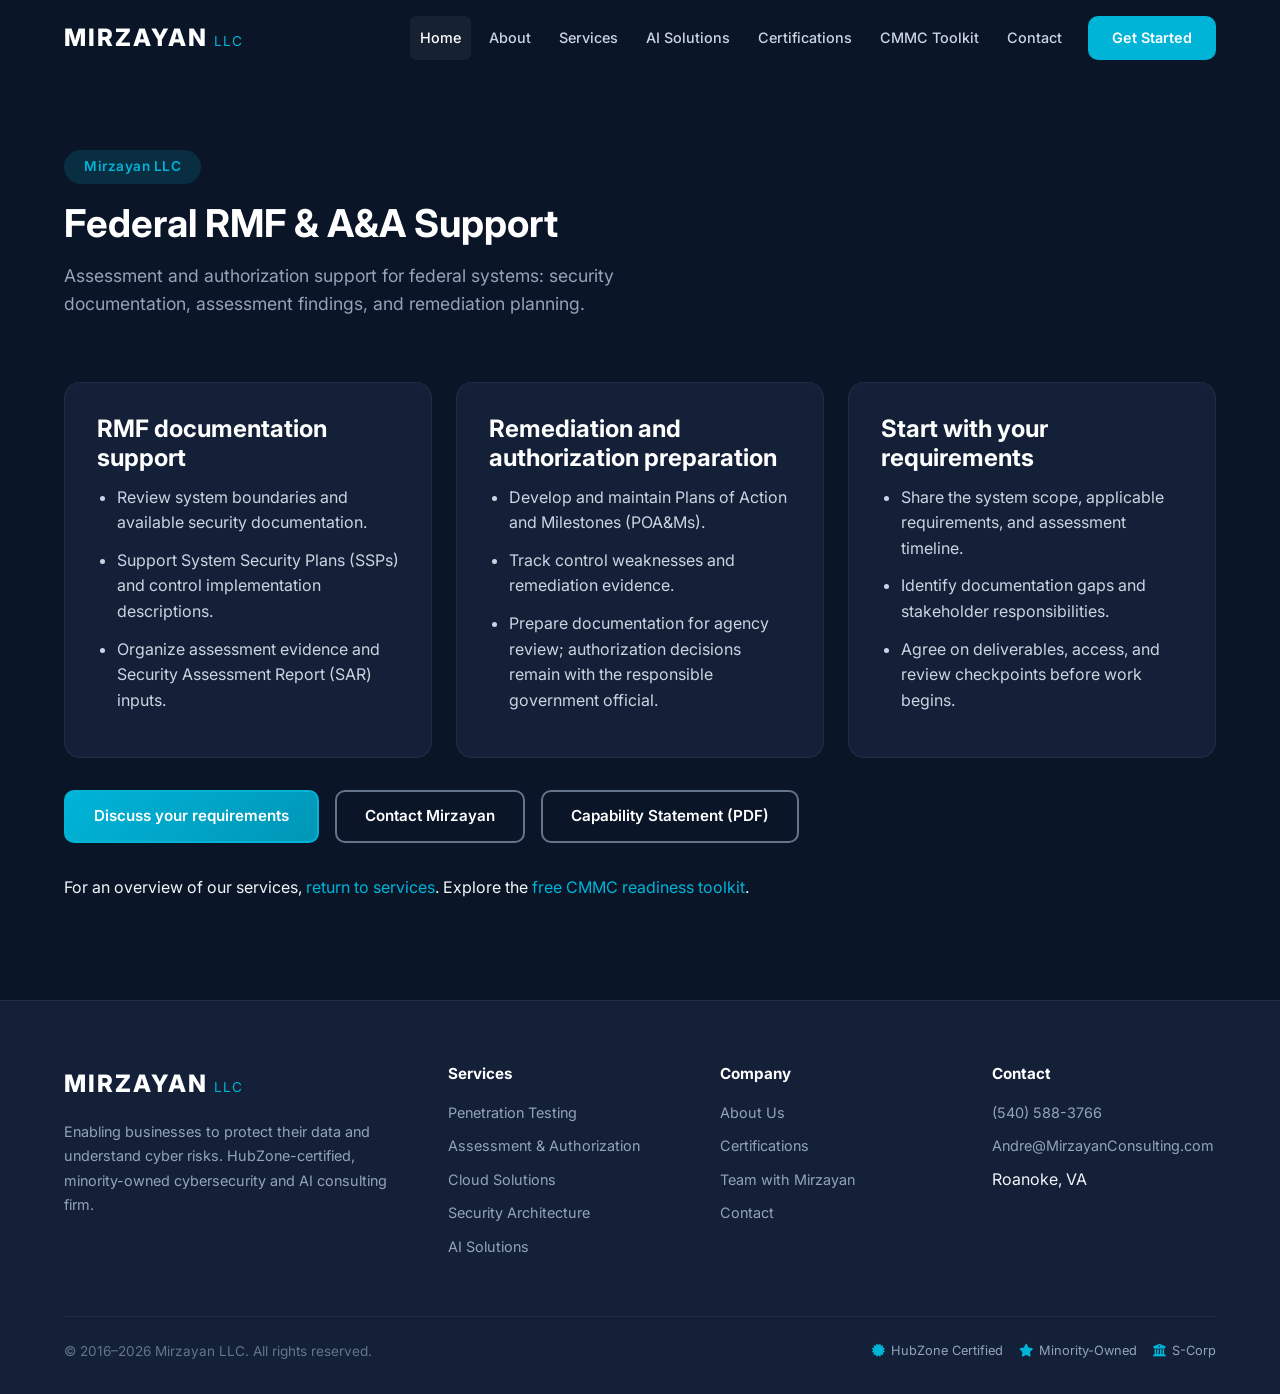
<file: services/federal-rmf-aa/index.html>
<!DOCTYPE html><html lang="en"><head>
    <meta charset="UTF-8">
    <meta name="viewport" content="width=device-width, initial-scale=1.0">
    <title>Federal RMF &amp; A&amp;A Support | Mirzayan LLC</title>
    <meta name="description" content="Assessment and authorization support for federal systems: security documentation, assessment findings, and remediation planning.">
    <meta name="keywords" content="cybersecurity, HubZone, federal contractor, penetration testing, AI consulting, assessment authorization, cloud solutions, minority-owned business">
    <meta name="author" content="Mirzayan LLC">

    <!-- Open Graph -->


    <meta property="og:type" content="website">


    <!-- Fonts -->
    <link rel="preconnect" href="https://fonts.googleapis.com">
    <link rel="preconnect" href="https://fonts.gstatic.com" crossorigin>
    <link href="https://fonts.googleapis.com/css2?family=Inter:wght@300;400;500;600;700;800&amp;family=JetBrains+Mono:wght@400;500&amp;display=swap" rel="stylesheet">

    <!-- Icons -->
    <link rel="stylesheet" href="https://cdnjs.cloudflare.com/ajax/libs/font-awesome/6.5.1/css/all.min.css">

    <!-- Styles -->
    <link rel="stylesheet" href="/css/style.css">

    <!-- Favicon -->
    <link rel="icon" type="image/svg+xml" href="/images/favicon.svg">


<noscript><style>.nav-toggle{display:none!important}.navbar{position:relative}.nav-menu{position:static;width:auto;height:auto;flex-wrap:wrap;padding:12px;box-shadow:none;flex-direction:row}.nav-container{flex-wrap:wrap}</style></noscript>
<link rel="canonical" href="https://mirzayanllc.com/services/federal-rmf-aa/">
<script type="application/ld+json">{"@context": "https://schema.org", "@graph": [{"@type": "Organization", "@id": "https://mirzayanllc.com/#organization", "name": "Mirzayan LLC", "url": "https://mirzayanllc.com/", "foundingDate": "2016", "telephone": "+1-540-588-3766", "email": "Andre@MirzayanConsulting.com", "address": {"@type": "PostalAddress", "streetAddress": "1042 Adams St NW", "addressLocality": "Roanoke", "addressRegion": "VA", "postalCode": "24017", "addressCountry": "US"}, "identifier": [{"@type": "PropertyValue", "propertyID": "UEI", "value": "XS2WDHHEU9N1"}, {"@type": "PropertyValue", "propertyID": "CAGE", "value": "8FB51"}]}, {"@type": "Service", "name": "Federal RMF & A&A Support", "url": "https://mirzayanllc.com/services/federal-rmf-aa/", "provider": {"@id": "https://mirzayanllc.com/#organization"}, "description": "Assessment and authorization support for federal systems: security documentation, assessment findings, and remediation planning."}]}</script>
<meta property="og:title" content="Federal RMF &amp; A&amp;A Support | Mirzayan LLC"><meta property="og:description" content="Assessment and authorization support for federal systems: security documentation, assessment findings, and remediation planning."><meta property="og:url" content="https://mirzayanllc.com/services/federal-rmf-aa/"><meta property="og:image" content="https://mirzayanllc.com/images/social-card.png"><meta name="twitter:card" content="summary_large_image"><meta name="twitter:image" content="https://mirzayanllc.com/images/social-card.png"></head><body><nav class="navbar" id="navbar">
        <div class="container nav-container">
            <a href="/" class="nav-logo">
                <span class="logo-text">MIRZAYAN</span>
                <span class="logo-sub">LLC</span>
            </a>
            <button class="nav-toggle" id="navToggle" aria-label="Toggle navigation" aria-controls="navMenu" aria-expanded="false">
                <span class="hamburger"></span>
            </button>
            <ul class="nav-menu" id="navMenu">
                <li><a href="/" class="nav-link active">Home</a></li>
                <li><a href="/#about" class="nav-link">About</a></li>
                <li><a href="/#services" class="nav-link">Services</a></li>
                <li><a href="/#ai-services" class="nav-link">AI Solutions</a></li>
                <li><a href="/#certifications" class="nav-link">Certifications</a></li>
                <li><a href="/cmmc-toolkit/" class="nav-link">CMMC Toolkit</a></li>
                <li><a href="/#contact" class="nav-link">Contact</a></li>
                <li><a href="/#contact" class="nav-btn">Get Started</a></li>
            </ul>
        </div>
    </nav><main class="section detail-page"><div class="container"><div class="section-header"><p class="section-tag">Mirzayan LLC</p><h1 class="section-title">Federal RMF &amp; A&amp;A Support</h1><p class="section-desc">Assessment and authorization support for federal systems: security documentation, assessment findings, and remediation planning.</p></div><div class="services-grid"><section class="service-card"><h2>RMF documentation support</h2><ul><li>Review system boundaries and available security documentation.</li><li>Support System Security Plans (SSPs) and control implementation descriptions.</li><li>Organize assessment evidence and Security Assessment Report (SAR) inputs.</li></ul></section><section class="service-card"><h2>Remediation and authorization preparation</h2><ul><li>Develop and maintain Plans of Action and Milestones (POA&amp;Ms).</li><li>Track control weaknesses and remediation evidence.</li><li>Prepare documentation for agency review; authorization decisions remain with the responsible government official.</li></ul></section><section class="service-card"><h2>Start with your requirements</h2><ul><li>Share the system scope, applicable requirements, and assessment timeline.</li><li>Identify documentation gaps and stakeholder responsibilities.</li><li>Agree on deliverables, access, and review checkpoints before work begins.</li></ul></section></div><div class="detail-cta"><a class="btn btn-primary" href="mailto:Andre@MirzayanConsulting.com">Discuss your requirements</a><a class="btn btn-outline" href="/#contact">Contact Mirzayan</a><a class="btn btn-outline" href="/assets/Mirzayan_LLC_Capability_Statement_FontMatched_v4.pdf">Capability Statement (PDF)</a></div><p>For an overview of our services, <a href="/#services">return to services</a>. Explore the <a href="/cmmc-toolkit/">free CMMC readiness toolkit</a>.</p></div></main><footer class="footer">
        <div class="container">
            <div class="footer-grid">
                <div class="footer-brand">
                    <a href="/#home" class="nav-logo">
                        <span class="logo-text">MIRZAYAN</span>
                        <span class="logo-sub">LLC</span>
                    </a>
                    <p>Enabling businesses to protect their data and understand cyber risks. HubZone-certified, minority-owned cybersecurity and AI consulting firm.</p>
                </div>
                <div class="footer-links">
                    <h4>Services</h4>
                    <ul>
                        <li><a href="/#services">Penetration Testing</a></li>
                        <li><a href="/#services">Assessment &amp; Authorization</a></li>
                        <li><a href="/#services">Cloud Solutions</a></li>
                        <li><a href="/#services">Security Architecture</a></li>
                        <li><a href="/#ai-services">AI Solutions</a></li>
                    </ul>
                </div>
                <div class="footer-links">
                    <h4>Company</h4>
                    <ul>
                        <li><a href="/#about">About Us</a></li>
                        <li><a href="/#certifications">Certifications</a></li>
                        <li><a href="/team-with-mirzayan/">Team with Mirzayan</a></li>
                        <li><a href="/#contact">Contact</a></li>
                    </ul>
                </div>
                <div class="footer-links">
                    <h4>Contact</h4>
                    <ul>
                        <li><a href="tel:5405883766">(540) 588-3766</a></li>
                        <li><a href="mailto:Andre@MirzayanConsulting.com">Andre@MirzayanConsulting.com</a></li>
                        <li>Roanoke, VA</li>
                    </ul>
                </div>
            </div>
            <div class="footer-bottom">
                <p>&copy; 2016–2026 Mirzayan LLC. All rights reserved.</p>
                <div class="footer-badges">
                    <span class="footer-badge"><i class="fas fa-certificate"></i> HubZone Certified</span>
                    <span class="footer-badge"><i class="fas fa-star"></i> Minority-Owned</span>
                    <span class="footer-badge"><i class="fas fa-building-columns"></i> S-Corp</span>
                </div>
            </div>
        </div>
    </footer><script src="/js/main.js"></script></body></html>
</file>
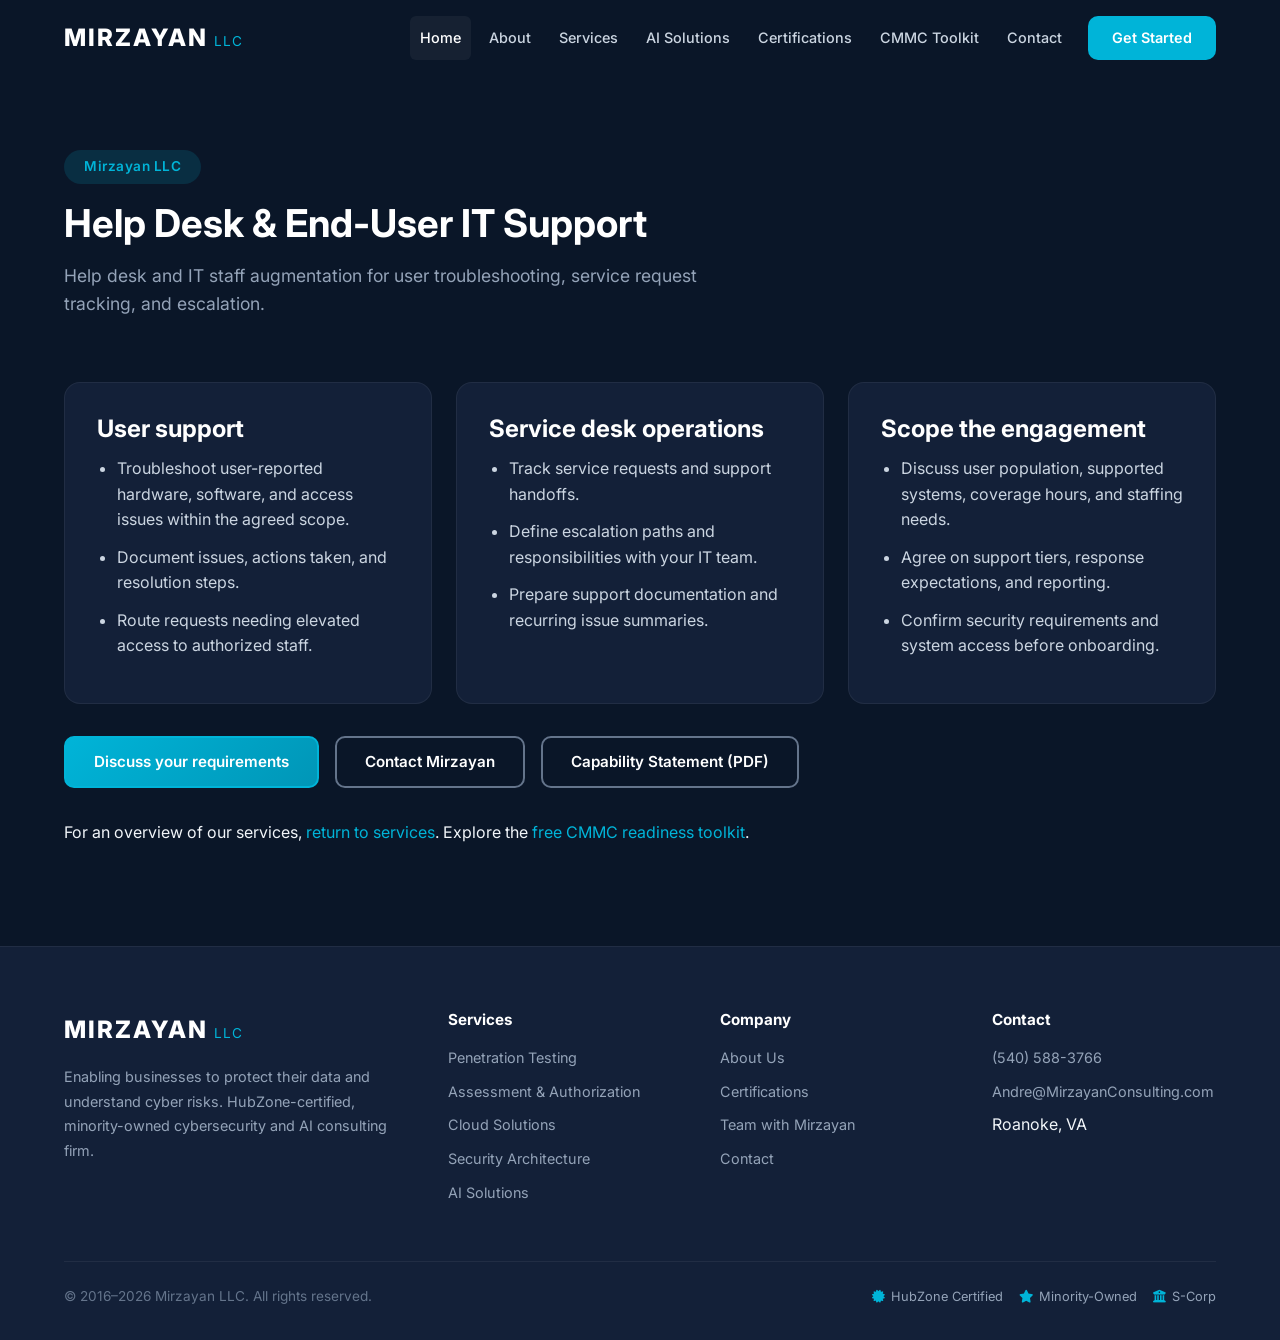
<file: services/help-desk-it-support/index.html>
<!DOCTYPE html><html lang="en"><head>
    <meta charset="UTF-8">
    <meta name="viewport" content="width=device-width, initial-scale=1.0">
    <title>Help Desk &amp; End-User IT Support | Mirzayan LLC</title>
    <meta name="description" content="Help desk and IT staff augmentation for user troubleshooting, service request tracking, and escalation.">
    <meta name="keywords" content="cybersecurity, HubZone, federal contractor, penetration testing, AI consulting, assessment authorization, cloud solutions, minority-owned business">
    <meta name="author" content="Mirzayan LLC">

    <!-- Open Graph -->


    <meta property="og:type" content="website">


    <!-- Fonts -->
    <link rel="preconnect" href="https://fonts.googleapis.com">
    <link rel="preconnect" href="https://fonts.gstatic.com" crossorigin>
    <link href="https://fonts.googleapis.com/css2?family=Inter:wght@300;400;500;600;700;800&amp;family=JetBrains+Mono:wght@400;500&amp;display=swap" rel="stylesheet">

    <!-- Icons -->
    <link rel="stylesheet" href="https://cdnjs.cloudflare.com/ajax/libs/font-awesome/6.5.1/css/all.min.css">

    <!-- Styles -->
    <link rel="stylesheet" href="/css/style.css">

    <!-- Favicon -->
    <link rel="icon" type="image/svg+xml" href="/images/favicon.svg">


<noscript><style>.nav-toggle{display:none!important}.navbar{position:relative}.nav-menu{position:static;width:auto;height:auto;flex-wrap:wrap;padding:12px;box-shadow:none;flex-direction:row}.nav-container{flex-wrap:wrap}</style></noscript>
<link rel="canonical" href="https://mirzayanllc.com/services/help-desk-it-support/">
<script type="application/ld+json">{"@context": "https://schema.org", "@graph": [{"@type": "Organization", "@id": "https://mirzayanllc.com/#organization", "name": "Mirzayan LLC", "url": "https://mirzayanllc.com/", "foundingDate": "2016", "telephone": "+1-540-588-3766", "email": "Andre@MirzayanConsulting.com", "address": {"@type": "PostalAddress", "streetAddress": "1042 Adams St NW", "addressLocality": "Roanoke", "addressRegion": "VA", "postalCode": "24017", "addressCountry": "US"}, "identifier": [{"@type": "PropertyValue", "propertyID": "UEI", "value": "XS2WDHHEU9N1"}, {"@type": "PropertyValue", "propertyID": "CAGE", "value": "8FB51"}]}, {"@type": "Service", "name": "Help Desk & End-User IT Support", "url": "https://mirzayanllc.com/services/help-desk-it-support/", "provider": {"@id": "https://mirzayanllc.com/#organization"}, "description": "Help desk and IT staff augmentation for user troubleshooting, service request tracking, and escalation."}]}</script>
<meta property="og:title" content="Help Desk &amp; End-User IT Support | Mirzayan LLC"><meta property="og:description" content="Help desk and IT staff augmentation for user troubleshooting, service request tracking, and escalation."><meta property="og:url" content="https://mirzayanllc.com/services/help-desk-it-support/"><meta property="og:image" content="https://mirzayanllc.com/images/social-card.png"><meta name="twitter:card" content="summary_large_image"><meta name="twitter:image" content="https://mirzayanllc.com/images/social-card.png"></head><body><nav class="navbar" id="navbar">
        <div class="container nav-container">
            <a href="/" class="nav-logo">
                <span class="logo-text">MIRZAYAN</span>
                <span class="logo-sub">LLC</span>
            </a>
            <button class="nav-toggle" id="navToggle" aria-label="Toggle navigation" aria-controls="navMenu" aria-expanded="false">
                <span class="hamburger"></span>
            </button>
            <ul class="nav-menu" id="navMenu">
                <li><a href="/" class="nav-link active">Home</a></li>
                <li><a href="/#about" class="nav-link">About</a></li>
                <li><a href="/#services" class="nav-link">Services</a></li>
                <li><a href="/#ai-services" class="nav-link">AI Solutions</a></li>
                <li><a href="/#certifications" class="nav-link">Certifications</a></li>
                <li><a href="/cmmc-toolkit/" class="nav-link">CMMC Toolkit</a></li>
                <li><a href="/#contact" class="nav-link">Contact</a></li>
                <li><a href="/#contact" class="nav-btn">Get Started</a></li>
            </ul>
        </div>
    </nav><main class="section detail-page"><div class="container"><div class="section-header"><p class="section-tag">Mirzayan LLC</p><h1 class="section-title">Help Desk &amp; End-User IT Support</h1><p class="section-desc">Help desk and IT staff augmentation for user troubleshooting, service request tracking, and escalation.</p></div><div class="services-grid"><section class="service-card"><h2>User support</h2><ul><li>Troubleshoot user-reported hardware, software, and access issues within the agreed scope.</li><li>Document issues, actions taken, and resolution steps.</li><li>Route requests needing elevated access to authorized staff.</li></ul></section><section class="service-card"><h2>Service desk operations</h2><ul><li>Track service requests and support handoffs.</li><li>Define escalation paths and responsibilities with your IT team.</li><li>Prepare support documentation and recurring issue summaries.</li></ul></section><section class="service-card"><h2>Scope the engagement</h2><ul><li>Discuss user population, supported systems, coverage hours, and staffing needs.</li><li>Agree on support tiers, response expectations, and reporting.</li><li>Confirm security requirements and system access before onboarding.</li></ul></section></div><div class="detail-cta"><a class="btn btn-primary" href="mailto:Andre@MirzayanConsulting.com">Discuss your requirements</a><a class="btn btn-outline" href="/#contact">Contact Mirzayan</a><a class="btn btn-outline" href="/assets/Mirzayan_LLC_Capability_Statement_FontMatched_v4.pdf">Capability Statement (PDF)</a></div><p>For an overview of our services, <a href="/#services">return to services</a>. Explore the <a href="/cmmc-toolkit/">free CMMC readiness toolkit</a>.</p></div></main><footer class="footer">
        <div class="container">
            <div class="footer-grid">
                <div class="footer-brand">
                    <a href="/#home" class="nav-logo">
                        <span class="logo-text">MIRZAYAN</span>
                        <span class="logo-sub">LLC</span>
                    </a>
                    <p>Enabling businesses to protect their data and understand cyber risks. HubZone-certified, minority-owned cybersecurity and AI consulting firm.</p>
                </div>
                <div class="footer-links">
                    <h4>Services</h4>
                    <ul>
                        <li><a href="/#services">Penetration Testing</a></li>
                        <li><a href="/#services">Assessment &amp; Authorization</a></li>
                        <li><a href="/#services">Cloud Solutions</a></li>
                        <li><a href="/#services">Security Architecture</a></li>
                        <li><a href="/#ai-services">AI Solutions</a></li>
                    </ul>
                </div>
                <div class="footer-links">
                    <h4>Company</h4>
                    <ul>
                        <li><a href="/#about">About Us</a></li>
                        <li><a href="/#certifications">Certifications</a></li>
                        <li><a href="/team-with-mirzayan/">Team with Mirzayan</a></li>
                        <li><a href="/#contact">Contact</a></li>
                    </ul>
                </div>
                <div class="footer-links">
                    <h4>Contact</h4>
                    <ul>
                        <li><a href="tel:5405883766">(540) 588-3766</a></li>
                        <li><a href="mailto:Andre@MirzayanConsulting.com">Andre@MirzayanConsulting.com</a></li>
                        <li>Roanoke, VA</li>
                    </ul>
                </div>
            </div>
            <div class="footer-bottom">
                <p>&copy; 2016–2026 Mirzayan LLC. All rights reserved.</p>
                <div class="footer-badges">
                    <span class="footer-badge"><i class="fas fa-certificate"></i> HubZone Certified</span>
                    <span class="footer-badge"><i class="fas fa-star"></i> Minority-Owned</span>
                    <span class="footer-badge"><i class="fas fa-building-columns"></i> S-Corp</span>
                </div>
            </div>
        </div>
    </footer><script src="/js/main.js"></script></body></html>
</file>
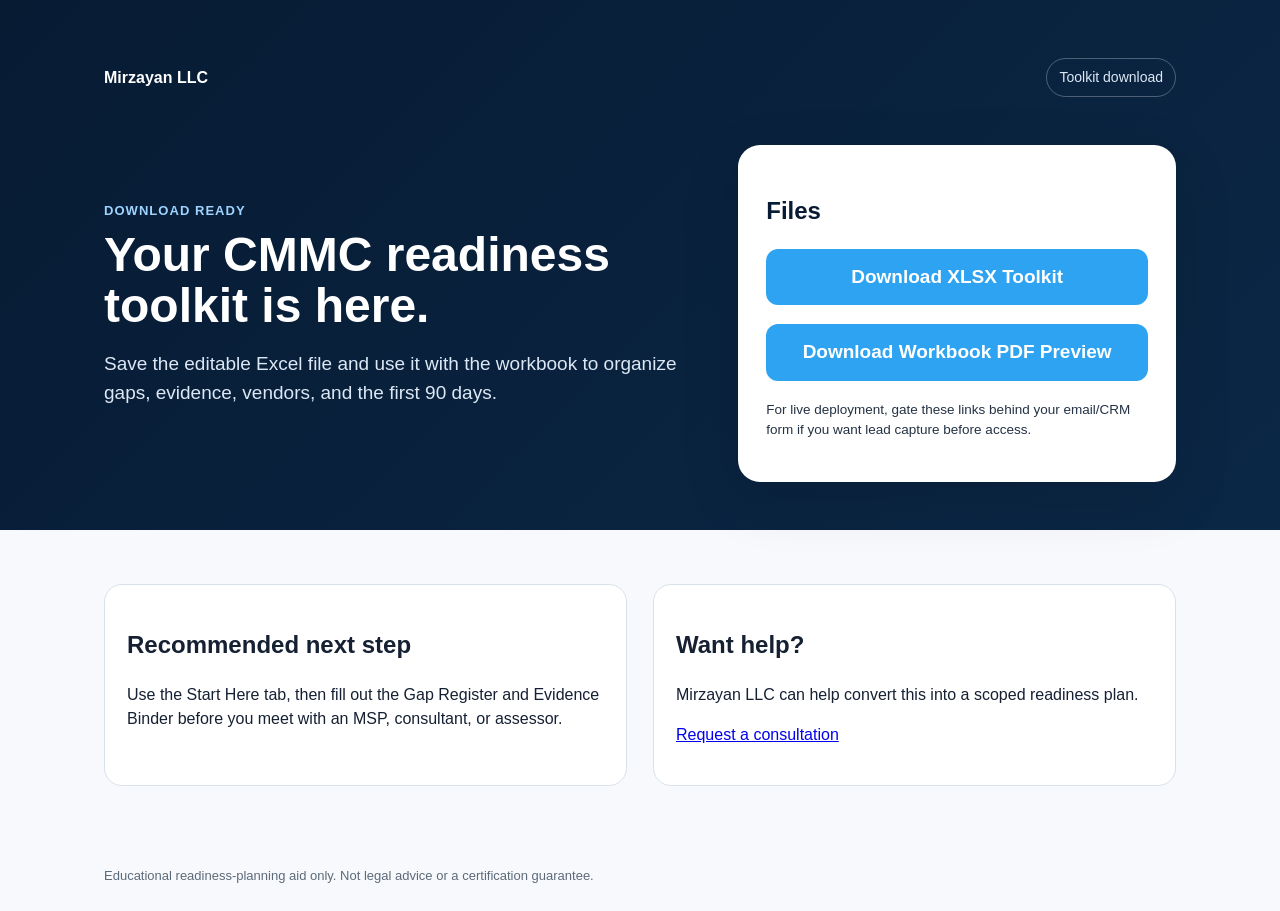
<file: cmmc-toolkit/thank-you.html>
<!doctype html><html lang='en'><head><meta charset='utf-8'><meta name='viewport' content='width=device-width,initial-scale=1'><title>Download CMMC Toolkit | Mirzayan LLC</title><link rel='stylesheet' href='assets/style.css'><meta name="robots" content="noindex, follow"><link rel="canonical" href="https://mirzayanllc.com/cmmc-toolkit/thank-you.html"><meta name="description" content="Download the CMMC readiness toolkit and workbook preview from Mirzayan LLC."></head><body><header class='hero'><div class='wrap'><div class='nav'><div class='brand'>Mirzayan LLC</div><div class='pill'>Toolkit download</div></div><div class='hero-grid'><div><div class='eyebrow'>Download ready</div><h1>Your CMMC readiness toolkit is here.</h1><p>Save the editable Excel file and use it with the workbook to organize gaps, evidence, vendors, and the first 90 days.</p></div><div class='card'><h2>Files</h2><p><a class='btn' href='assets/cmmc-level-2-readiness-toolkit-v0.1.xlsx'>Download XLSX Toolkit</a></p><p><a class='btn' href='assets/cmmc-level-2-readiness-workbook-preview-v0.1.pdf'>Download Workbook PDF Preview</a></p><p class='small'>For live deployment, gate these links behind your email/CRM form if you want lead capture before access.</p></div></div></div></header><main><section><div class='wrap split'><div class='box'><h2>Recommended next step</h2><p>Use the Start Here tab, then fill out the Gap Register and Evidence Binder before you meet with an MSP, consultant, or assessor.</p></div><div class='box'><h2>Want help?</h2><p>Mirzayan LLC can help convert this into a scoped readiness plan.</p><p><a href='mailto:Andre@MirzayanConsulting.com?subject=CMMC%20Readiness%20Consultation'>Request a consultation</a></p></div></div></section></main><footer class='footer'><div class='wrap'>Educational readiness-planning aid only. Not legal advice or a certification guarantee.</div></footer></body></html>
</file>
<file: css/style.css>
/* ===== CSS Variables ===== */
:root {
    --navy: #0a1628;
    --navy-light: #132038;
    --navy-mid: #1a2d4d;
    --teal: #00b4d8;
    --teal-dark: #0096b7;
    --teal-light: #48cae4;
    --teal-glow: rgba(0, 180, 216, 0.15);
    --accent: #00f5d4;
    --white: #ffffff;
    --gray-50: #f8fafc;
    --gray-100: #f1f5f9;
    --gray-200: #e2e8f0;
    --gray-300: #cbd5e1;
    --gray-400: #94a3b8;
    --gray-500: #64748b;
    --gray-600: #475569;
    --gray-700: #334155;
    --gray-800: #1e293b;
    --text-primary: #f1f5f9;
    --text-secondary: #94a3b8;
    --text-dark: #1e293b;
    --text-dark-secondary: #64748b;
    --gold: #f59e0b;
    --green: #10b981;
    --red: #ef4444;
    --font-main: 'Inter', -apple-system, BlinkMacSystemFont, 'Segoe UI', sans-serif;
    --font-mono: 'JetBrains Mono', monospace;
    --shadow-sm: 0 1px 2px rgba(0,0,0,0.05);
    --shadow-md: 0 4px 6px -1px rgba(0,0,0,0.1), 0 2px 4px -2px rgba(0,0,0,0.1);
    --shadow-lg: 0 10px 15px -3px rgba(0,0,0,0.1), 0 4px 6px -4px rgba(0,0,0,0.1);
    --shadow-xl: 0 20px 25px -5px rgba(0,0,0,0.1), 0 8px 10px -6px rgba(0,0,0,0.1);
    --radius-sm: 6px;
    --radius-md: 10px;
    --radius-lg: 16px;
    --radius-xl: 24px;
    --transition: 0.3s cubic-bezier(0.4, 0, 0.2, 1);
}

/* ===== Reset & Base ===== */
*, *::before, *::after { box-sizing: border-box; margin: 0; padding: 0; }

html {
    scroll-behavior: smooth;
    font-size: 16px;
}

body {
    font-family: var(--font-main);
    background: var(--navy);
    color: var(--text-primary);
    line-height: 1.6;
    overflow-x: hidden;
    -webkit-font-smoothing: antialiased;
}

a { color: var(--teal); text-decoration: none; transition: color var(--transition); }
a:hover { color: var(--teal-light); }

img { max-width: 100%; height: auto; }

.container {
    max-width: 1200px;
    margin: 0 auto;
    padding: 0 24px;
}

/* ===== Typography ===== */
h1, h2, h3, h4, h5, h6 {
    font-weight: 700;
    line-height: 1.2;
    color: var(--white);
}

.text-gradient {
    background: linear-gradient(135deg, var(--teal), var(--accent));
    -webkit-background-clip: text;
    -webkit-text-fill-color: transparent;
    background-clip: text;
}

/* ===== Buttons ===== */
.btn {
    display: inline-flex;
    align-items: center;
    gap: 8px;
    padding: 12px 28px;
    border-radius: var(--radius-md);
    font-weight: 600;
    font-size: 0.95rem;
    cursor: pointer;
    transition: all var(--transition);
    border: 2px solid transparent;
    text-decoration: none;
}

.btn-primary {
    background: linear-gradient(135deg, var(--teal), var(--teal-dark));
    color: var(--white);
    border-color: var(--teal);
}
.btn-primary:hover {
    background: linear-gradient(135deg, var(--teal-light), var(--teal));
    transform: translateY(-2px);
    box-shadow: 0 8px 25px rgba(0, 180, 216, 0.3);
    color: var(--white);
}

.btn-outline {
    background: transparent;
    color: var(--white);
    border-color: var(--gray-500);
}
.btn-outline:hover {
    border-color: var(--teal);
    color: var(--teal);
    transform: translateY(-2px);
}

.btn-lg { padding: 16px 36px; font-size: 1.05rem; }
.btn-full { width: 100%; justify-content: center; }

/* ===== Navigation ===== */
.navbar {
    position: fixed;
    top: 0;
    left: 0;
    right: 0;
    z-index: 1000;
    padding: 16px 0;
    transition: all var(--transition);
    background: transparent;
}

.navbar.scrolled {
    background: rgba(10, 22, 40, 0.95);
    backdrop-filter: blur(20px);
    -webkit-backdrop-filter: blur(20px);
    padding: 10px 0;
    box-shadow: 0 4px 30px rgba(0, 0, 0, 0.3);
}

.nav-container {
    display: flex;
    align-items: center;
    justify-content: space-between;
}

.nav-logo {
    display: flex;
    align-items: baseline;
    gap: 6px;
    text-decoration: none;
}

.logo-text {
    font-size: 1.5rem;
    font-weight: 800;
    letter-spacing: 2px;
    color: var(--white);
}

.logo-sub {
    font-size: 0.85rem;
    font-weight: 400;
    color: var(--teal);
    letter-spacing: 1px;
}

.nav-menu {
    display: flex;
    align-items: center;
    gap: 8px;
    list-style: none;
}

.nav-link {
    color: var(--gray-300);
    padding: 8px 16px;
    border-radius: var(--radius-sm);
    font-size: 0.9rem;
    font-weight: 500;
    transition: all var(--transition);
}
.nav-link:hover, .nav-link.active {
    color: var(--white);
    background: rgba(255,255,255,0.05);
}

.nav-btn {
    display: inline-flex;
    align-items: center;
    padding: 10px 24px;
    background: var(--teal);
    color: var(--white) !important;
    border-radius: var(--radius-md);
    font-weight: 600;
    font-size: 0.9rem;
    margin-left: 8px;
    transition: all var(--transition);
}
.nav-btn:hover {
    background: var(--teal-light);
    transform: translateY(-1px);
    color: var(--white) !important;
}

.nav-toggle {
    display: none;
    background: none;
    border: none;
    cursor: pointer;
    padding: 8px;
}

.hamburger, .hamburger::before, .hamburger::after {
    display: block;
    width: 24px;
    height: 2px;
    background: var(--white);
    transition: all var(--transition);
}
.hamburger { position: relative; }
.hamburger::before, .hamburger::after {
    content: '';
    position: absolute;
    left: 0;
}
.hamburger::before { top: -7px; }
.hamburger::after { top: 7px; }

/* ===== Hero Section ===== */
.hero {
    position: relative;
    min-height: 100vh;
    display: flex;
    align-items: center;
    padding: 120px 0 80px;
    overflow: hidden;
}

.hero-bg-pattern {
    position: absolute;
    inset: 0;
    background: 
        radial-gradient(circle at 20% 50%, rgba(0, 180, 216, 0.08) 0%, transparent 50%),
        radial-gradient(circle at 80% 20%, rgba(0, 245, 212, 0.05) 0%, transparent 50%),
        radial-gradient(circle at 50% 80%, rgba(0, 180, 216, 0.05) 0%, transparent 50%);
    z-index: 0;
}

.hero-container {
    display: grid;
    grid-template-columns: 1fr 1fr;
    gap: 60px;
    align-items: center;
    position: relative;
    z-index: 1;
}

.hero-badges {
    display: flex;
    gap: 12px;
    margin-bottom: 24px;
    flex-wrap: wrap;
}

.badge {
    display: inline-flex;
    align-items: center;
    gap: 6px;
    padding: 6px 16px;
    border-radius: 50px;
    font-size: 0.8rem;
    font-weight: 600;
    letter-spacing: 0.5px;
}

.badge-hubzone {
    background: rgba(245, 158, 11, 0.15);
    color: var(--gold);
    border: 1px solid rgba(245, 158, 11, 0.3);
}

.badge-minority {
    background: rgba(0, 180, 216, 0.15);
    color: var(--teal-light);
    border: 1px solid rgba(0, 180, 216, 0.3);
}

.hero-title {
    font-size: clamp(2.2rem, 4.5vw, 3.5rem);
    font-weight: 800;
    line-height: 1.15;
    margin-bottom: 20px;
}

.hero-subtitle {
    font-size: 1.15rem;
    color: var(--gray-400);
    max-width: 560px;
    margin-bottom: 36px;
    line-height: 1.7;
}

.hero-cta {
    display: flex;
    gap: 16px;
    margin-bottom: 48px;
    flex-wrap: wrap;
}

.hero-clients {
    display: flex;
    align-items: center;
    gap: 16px;
    flex-wrap: wrap;
}

.clients-label {
    font-size: 0.85rem;
    color: var(--gray-500);
    font-weight: 500;
}

.client-logos {
    display: flex;
    gap: 8px;
}

.client-tag {
    padding: 6px 16px;
    background: rgba(255,255,255,0.05);
    border: 1px solid rgba(255,255,255,0.1);
    border-radius: var(--radius-sm);
    font-size: 0.85rem;
    font-weight: 600;
    color: var(--gray-300);
    letter-spacing: 1px;
}

/* Shield Graphic */
.hero-visual {
    display: flex;
    justify-content: center;
    align-items: center;
}

.shield-graphic {
    position: relative;
    width: 350px;
    height: 350px;
    display: flex;
    justify-content: center;
    align-items: center;
}

.shield-ring {
    position: absolute;
    border-radius: 50%;
    border: 1px solid;
    animation: pulse 4s ease-in-out infinite;
}

.ring-1 {
    width: 100%;
    height: 100%;
    border-color: rgba(0, 180, 216, 0.1);
    animation-delay: 0s;
}
.ring-2 {
    width: 75%;
    height: 75%;
    border-color: rgba(0, 180, 216, 0.2);
    animation-delay: 1s;
}
.ring-3 {
    width: 50%;
    height: 50%;
    border-color: rgba(0, 180, 216, 0.3);
    animation-delay: 2s;
}

.shield-icon {
    font-size: 4.5rem;
    color: var(--teal);
    z-index: 1;
    filter: drop-shadow(0 0 30px rgba(0, 180, 216, 0.4));
}

@keyframes pulse {
    0%, 100% { transform: scale(1); opacity: 1; }
    50% { transform: scale(1.05); opacity: 0.7; }
}

.hero-scroll {
    position: absolute;
    bottom: 30px;
    left: 50%;
    transform: translateX(-50%);
}

.scroll-indicator {
    display: flex;
    flex-direction: column;
    align-items: center;
    gap: 8px;
    color: var(--gray-500);
    font-size: 0.8rem;
    animation: bounce 2s ease-in-out infinite;
}

@keyframes bounce {
    0%, 100% { transform: translateY(0); }
    50% { transform: translateY(8px); }
}

/* ===== Section Styles ===== */
.section {
    padding: 100px 0;
}

.section-header {
    text-align: center;
    margin-bottom: 64px;
}

.section-tag {
    display: inline-block;
    padding: 6px 20px;
    background: var(--teal-glow);
    color: var(--teal);
    border-radius: 50px;
    font-size: 0.85rem;
    font-weight: 600;
    margin-bottom: 16px;
    letter-spacing: 0.5px;
}

.section-title {
    font-size: clamp(1.8rem, 3vw, 2.5rem);
    margin-bottom: 16px;
}

.section-desc {
    font-size: 1.1rem;
    color: var(--gray-400);
    max-width: 640px;
    margin: 0 auto;
}

/* ===== About Section ===== */
.section-about {
    background: var(--navy-light);
}

.about-grid {
    display: grid;
    grid-template-columns: 1.2fr 1fr;
    gap: 48px;
    margin-bottom: 48px;
}

.about-lead {
    font-size: 1.15rem;
    color: var(--gray-200);
    margin-bottom: 16px;
    line-height: 1.8;
}

.about-main p {
    color: var(--gray-400);
    margin-bottom: 16px;
    line-height: 1.8;
}

.about-cards {
    display: flex;
    flex-direction: column;
    gap: 16px;
}

.value-card {
    padding: 24px;
    background: rgba(255,255,255,0.03);
    border: 1px solid rgba(255,255,255,0.06);
    border-radius: var(--radius-md);
    transition: all var(--transition);
}
.value-card:hover {
    border-color: var(--teal);
    background: var(--teal-glow);
}

.value-icon {
    font-size: 1.5rem;
    color: var(--teal);
    margin-bottom: 12px;
}

.value-card h3 {
    font-size: 1.1rem;
    margin-bottom: 8px;
}

.value-card p {
    font-size: 0.95rem;
    color: var(--gray-400);
}

.values-list {
    font-size: 1.05rem !important;
    color: var(--teal) !important;
    font-weight: 600;
}

.how-we-work {
    padding: 32px;
    background: rgba(0, 180, 216, 0.05);
    border: 1px solid rgba(0, 180, 216, 0.1);
    border-radius: var(--radius-lg);
    margin-bottom: 48px;
}
.how-we-work h3 {
    color: var(--teal);
    margin-bottom: 12px;
}
.how-we-work p {
    color: var(--gray-300);
    line-height: 1.8;
}

/* Stats */
.stats-row {
    display: grid;
    grid-template-columns: repeat(4, 1fr);
    gap: 24px;
}

.stat-item {
    text-align: center;
    padding: 32px 16px;
    background: rgba(255,255,255,0.03);
    border: 1px solid rgba(255,255,255,0.06);
    border-radius: var(--radius-md);
}

.stat-number {
    font-size: 2.5rem;
    font-weight: 800;
    color: var(--teal);
    display: inline;
}
.stat-suffix {
    font-size: 2.5rem;
    font-weight: 800;
    color: var(--teal);
}

.stat-label {
    display: block;
    font-size: 0.85rem;
    color: var(--gray-400);
    margin-top: 8px;
    font-weight: 500;
}

/* ===== Services Section ===== */
.services-grid {
    display: grid;
    grid-template-columns: repeat(3, 1fr);
    gap: 24px;
}

.service-card {
    padding: 32px;
    background: var(--navy-light);
    border: 1px solid rgba(255,255,255,0.06);
    border-radius: var(--radius-lg);
    transition: all var(--transition);
}
.service-card:hover {
    border-color: var(--teal);
    transform: translateY(-4px);
    box-shadow: 0 16px 40px rgba(0, 180, 216, 0.1);
}

.service-icon {
    width: 56px;
    height: 56px;
    display: flex;
    align-items: center;
    justify-content: center;
    background: var(--teal-glow);
    border-radius: var(--radius-md);
    font-size: 1.4rem;
    color: var(--teal);
    margin-bottom: 20px;
}

.service-card h3 {
    font-size: 1.15rem;
    margin-bottom: 12px;
}

.service-card p {
    font-size: 0.92rem;
    color: var(--gray-400);
    line-height: 1.7;
    margin-bottom: 16px;
}

.service-details {
    list-style: none;
    display: flex;
    flex-wrap: wrap;
    gap: 6px;
}
.service-details li {
    font-size: 0.8rem;
    padding: 4px 12px;
    background: rgba(255,255,255,0.04);
    border-radius: 50px;
    color: var(--gray-300);
}

/* ===== AI Services Section ===== */
.section-ai {
    background: var(--navy-light);
    position: relative;
    overflow: hidden;
}

.section-ai::before {
    content: '';
    position: absolute;
    top: 0;
    left: 0;
    right: 0;
    bottom: 0;
    background: 
        radial-gradient(circle at 10% 30%, rgba(0, 245, 212, 0.05) 0%, transparent 40%),
        radial-gradient(circle at 90% 70%, rgba(0, 180, 216, 0.05) 0%, transparent 40%);
    z-index: 0;
}

.section-ai .container { position: relative; z-index: 1; }

.ai-grid {
    display: grid;
    grid-template-columns: repeat(2, 1fr);
    gap: 24px;
}

.ai-card {
    padding: 36px;
    background: rgba(10, 22, 40, 0.7);
    border: 1px solid rgba(0, 180, 216, 0.15);
    border-radius: var(--radius-lg);
    transition: all var(--transition);
}
.ai-card:hover {
    border-color: var(--teal);
    transform: translateY(-4px);
    box-shadow: 0 16px 40px rgba(0, 180, 216, 0.12);
}

.ai-card-icon {
    width: 64px;
    height: 64px;
    display: flex;
    align-items: center;
    justify-content: center;
    background: linear-gradient(135deg, var(--teal-glow), rgba(0, 245, 212, 0.1));
    border: 1px solid rgba(0, 180, 216, 0.2);
    border-radius: var(--radius-md);
    font-size: 1.6rem;
    color: var(--teal);
    margin-bottom: 20px;
}

.ai-card h3 {
    font-size: 1.2rem;
    margin-bottom: 12px;
}

.ai-card p {
    font-size: 0.95rem;
    color: var(--gray-400);
    line-height: 1.7;
    margin-bottom: 20px;
}

.ai-features {
    list-style: none;
}
.ai-features li {
    display: flex;
    align-items: center;
    gap: 10px;
    font-size: 0.9rem;
    color: var(--gray-300);
    padding: 6px 0;
}
.ai-features li i {
    color: var(--accent);
    font-size: 0.75rem;
}

/* ===== Certifications Section ===== */
.hubzone-banner {
    margin-bottom: 48px;
}

.hubzone-content {
    display: flex;
    align-items: center;
    gap: 32px;
    padding: 36px 40px;
    background: linear-gradient(135deg, rgba(245, 158, 11, 0.08), rgba(245, 158, 11, 0.03));
    border: 2px solid rgba(245, 158, 11, 0.25);
    border-radius: var(--radius-xl);
}

.hubzone-icon {
    font-size: 3rem;
    color: var(--gold);
    flex-shrink: 0;
}

.hubzone-text h3 {
    font-size: 1.3rem;
    color: var(--gold);
    margin-bottom: 8px;
}
.hubzone-text p {
    color: var(--gray-300);
    line-height: 1.7;
}

.hubzone-badge {
    flex-shrink: 0;
}

.hubzone-seal {
    width: 100px;
    height: 100px;
    border-radius: 50%;
    border: 3px solid var(--gold);
    display: flex;
    flex-direction: column;
    align-items: center;
    justify-content: center;
    background: rgba(245, 158, 11, 0.1);
}

.seal-text {
    font-size: 1rem;
    font-weight: 800;
    color: var(--gold);
    letter-spacing: 1px;
}
.seal-sub {
    font-size: 0.6rem;
    font-weight: 600;
    color: var(--gold);
    letter-spacing: 2px;
}

.certs-grid {
    display: grid;
    grid-template-columns: repeat(2, 1fr);
    gap: 24px;
}

.cert-group {
    padding: 28px;
    background: var(--navy-light);
    border: 1px solid rgba(255,255,255,0.06);
    border-radius: var(--radius-lg);
}

.cert-group h3 {
    font-size: 1.05rem;
    margin-bottom: 16px;
    display: flex;
    align-items: center;
    gap: 10px;
    color: var(--teal);
}

.cert-list {
    list-style: none;
}
.cert-list li {
    padding: 8px 0;
    color: var(--gray-300);
    font-size: 0.92rem;
    border-bottom: 1px solid rgba(255,255,255,0.04);
    display: flex;
    align-items: center;
    gap: 8px;
}
.cert-list li:last-child { border-bottom: none; }
.cert-list li i { color: var(--teal); font-size: 0.8rem; }
.cert-list li strong { color: var(--gray-200); }

/* ===== Testimonials ===== */
.section-testimonials {
    background: var(--navy-light);
}

.testimonials-grid {
    display: grid;
    grid-template-columns: repeat(3, 1fr);
    gap: 24px;
}

.testimonial-card {
    padding: 32px;
    background: rgba(255,255,255,0.03);
    border: 1px solid rgba(255,255,255,0.06);
    border-radius: var(--radius-lg);
    transition: all var(--transition);
}
.testimonial-card:hover {
    border-color: rgba(0, 180, 216, 0.3);
}

.testimonial-stars {
    color: var(--gold);
    margin-bottom: 16px;
    font-size: 0.9rem;
    display: flex;
    gap: 3px;
}

.testimonial-text {
    font-size: 0.95rem;
    color: var(--gray-300);
    line-height: 1.7;
    font-style: italic;
    margin-bottom: 20px;
}

.testimonial-author {
    display: flex;
    align-items: center;
    gap: 12px;
}

.author-avatar {
    width: 44px;
    height: 44px;
    border-radius: 50%;
    background: var(--teal-glow);
    display: flex;
    align-items: center;
    justify-content: center;
    color: var(--teal);
}

.testimonial-author strong {
    display: block;
    font-size: 0.9rem;
    color: var(--white);
}
.testimonial-author span {
    font-size: 0.8rem;
    color: var(--gray-500);
}

/* ===== Contact Section ===== */
.contact-grid {
    display: grid;
    grid-template-columns: 1fr 1.5fr;
    gap: 48px;
}

.contact-info {
    display: flex;
    flex-direction: column;
    gap: 20px;
}

.contact-card {
    display: flex;
    align-items: flex-start;
    gap: 16px;
    padding: 20px;
    background: var(--navy-light);
    border: 1px solid rgba(255,255,255,0.06);
    border-radius: var(--radius-md);
    transition: all var(--transition);
}
.contact-card:hover { border-color: var(--teal); }

.contact-icon {
    width: 48px;
    height: 48px;
    display: flex;
    align-items: center;
    justify-content: center;
    background: var(--teal-glow);
    border-radius: var(--radius-sm);
    color: var(--teal);
    font-size: 1.1rem;
    flex-shrink: 0;
}

.contact-card h4 {
    font-size: 0.95rem;
    margin-bottom: 4px;
}
.contact-card p {
    font-size: 0.9rem;
    color: var(--gray-400);
}
.contact-card a {
    color: var(--teal);
}

/* Direct email contact */
.contact-email {
    min-width: 0;
    padding: 36px;
    background: var(--navy-light);
    border: 1px solid rgba(255,255,255,0.06);
    border-radius: var(--radius-lg);
}
.contact-email h3 { font-size: 1.5rem; margin-bottom: 16px; }
.contact-email p { color: var(--gray-300); margin: 16px 0; }
.contact-email .btn { margin: 8px 0; }
.contact-email .contact-email-note { font-size: .9rem; color: var(--gray-400); }
.contact-email-address { display: inline-block; font-weight: 600; }

/* ===== Footer ===== */
.footer {
    background: var(--navy-light);
    border-top: 1px solid rgba(255,255,255,0.06);
    padding: 64px 0 32px;
}

.footer-grid {
    display: grid;
    grid-template-columns: 1.5fr 1fr 1fr 1fr;
    gap: 48px;
    margin-bottom: 48px;
}

.footer-brand p {
    color: var(--gray-400);
    margin-top: 16px;
    line-height: 1.7;
    font-size: 0.9rem;
}

.footer-links h4 {
    font-size: 0.95rem;
    margin-bottom: 16px;
    color: var(--white);
}

.footer-links ul {
    list-style: none;
}
.footer-links li {
    margin-bottom: 8px;
}
.footer-links a {
    color: var(--gray-400);
    font-size: 0.9rem;
    transition: color var(--transition);
}
.footer-links a:hover { color: var(--teal); }

.footer-bottom {
    display: flex;
    justify-content: space-between;
    align-items: center;
    padding-top: 24px;
    border-top: 1px solid rgba(255,255,255,0.06);
    flex-wrap: wrap;
    gap: 16px;
}

.footer-bottom p {
    font-size: 0.85rem;
    color: var(--gray-500);
}

.footer-badges {
    display: flex;
    gap: 16px;
    flex-wrap: wrap;
}

.footer-badge {
    font-size: 0.8rem;
    color: var(--gray-400);
    display: flex;
    align-items: center;
    gap: 6px;
}
.footer-badge i { color: var(--teal); }

/* ===== Responsive ===== */
@media (max-width: 1024px) {
    .hero-container { grid-template-columns: 1fr; text-align: center; }
    .hero-subtitle { margin: 0 auto 36px; }
    .hero-cta { justify-content: center; }
    .hero-clients { justify-content: center; }
    .hero-visual { display: none; }
    
    .about-grid { grid-template-columns: 1fr; }
    .services-grid { grid-template-columns: repeat(2, 1fr); }
    .ai-grid { grid-template-columns: repeat(2, 1fr); }
    .testimonials-grid { grid-template-columns: repeat(2, 1fr); }
    .footer-grid { grid-template-columns: repeat(2, 1fr); }
}

@media (max-width: 768px) {
    .nav-toggle { display: block; }
    
    .nav-menu {
        position: fixed;
        top: 0;
        right: -100%;
        width: 280px;
        height: 100vh;
        background: var(--navy-light);
        flex-direction: column;
        padding: 80px 24px 24px;
        transition: right var(--transition);
        box-shadow: -10px 0 30px rgba(0,0,0,0.3);
        z-index: 999;
    }
    .nav-menu.active { right: 0; }
    .nav-btn { margin-left: 0; width: 100%; justify-content: center; }
    
    .section { padding: 64px 0; }
    .section-header { margin-bottom: 40px; }
    
    .services-grid { grid-template-columns: 1fr; }
    .ai-grid { grid-template-columns: 1fr; }
    .testimonials-grid { grid-template-columns: 1fr; }
    .certs-grid { grid-template-columns: 1fr; }
    .contact-grid { grid-template-columns: 1fr; }
    
    .stats-row { grid-template-columns: repeat(2, 1fr); }
    
    .hubzone-content {
        flex-direction: column;
        text-align: center;
        padding: 28px;
    }
    
    
    .footer-grid { grid-template-columns: 1fr; gap: 32px; }
    .footer-bottom { flex-direction: column; text-align: center; }
}

@media (max-width: 480px) {
    .hero { padding: 100px 0 60px; }
    .hero-title { font-size: 1.8rem; }
    .hero-cta { flex-direction: column; }
    .hero-cta .btn { width: 100%; justify-content: center; }
    .stats-row { grid-template-columns: 1fr 1fr; gap: 12px; }
    .stat-number { font-size: 2rem; }
    .service-card { padding: 24px; }
}

/* ===== Animations ===== */
.fade-in {
    opacity: 0;
    transform: translateY(30px);
    transition: opacity 0.6s ease, transform 0.6s ease;
}
.fade-in.visible {
    opacity: 1;
    transform: translateY(0);
}

/* ===== Scrollbar ===== */
::-webkit-scrollbar { width: 8px; }
::-webkit-scrollbar-track { background: var(--navy); }
::-webkit-scrollbar-thumb { background: var(--navy-mid); border-radius: 4px; }
::-webkit-scrollbar-thumb:hover { background: var(--teal-dark); }

/* Discovery pages and narrow-screen safeguards; original palette retained. */
section[id] { scroll-margin-top: 100px; }
.detail-cta { margin: 32px 0; display:flex; gap:16px; flex-wrap:wrap; }
.stats-row { grid-template-columns: repeat(3,minmax(0,1fr)); }
.stat-number { font-size:clamp(1.5rem,3vw,2.5rem); }
.contact-card > div:last-child, .footer-links, .hero-content { min-width:0; }
a { overflow-wrap:anywhere; }
.client-logos { flex-wrap:wrap; }
.nav-toggle { min-width:44px; min-height:44px; z-index:1001; }
.nav-link { display:inline-flex; align-items:center; min-height:44px; padding:8px 10px; }
.detail-page { padding-top:150px; }
.detail-page .section-header { text-align:left; max-width:850px; }
.detail-page .section-desc { margin:0; }
.detail-page .service-card ul { padding-left:20px; color:var(--gray-300); }
.detail-page .service-card li { margin:12px 0; }
:focus-visible { outline:3px solid var(--accent); outline-offset:4px; }
@media(max-width:1100px) and (min-width:769px) { .nav-menu { gap:0; } .nav-link { padding:8px 6px; font-size:.78rem; } .nav-btn{padding:10px;margin-left:0;} .logo-text{font-size:1.2rem;} }
@media(max-width:480px) { .stats-row{grid-template-columns:1fr;} .hero-cta .btn{padding:14px 16px;} .contact-email{padding:24px;} .ai-card{padding:24px;} .cert-list li{flex-wrap:wrap;} .contact-icon{width:36px;height:36px;} }
@media(prefers-reduced-motion:reduce) { *,*::before,*::after{animation:none!important;transition:none!important;scroll-behavior:auto!important;} .fade-in{opacity:1;transform:none;} }

@media(max-width:480px){.hero-scroll{display:none;}}
</file>
<file: cmmc-toolkit/assets/style.css>
:root{--navy:#071b33;--blue:#2ea3f2;--ink:#152033;--muted:#5d6a7a;--line:#d9e1ea;--green:#58b368}*{box-sizing:border-box}body{margin:0;font-family:Inter,Segoe UI,Arial,sans-serif;color:var(--ink);background:#f7f9fc;line-height:1.5}.wrap{max-width:1120px;margin:0 auto;padding:0 24px}.hero{background:linear-gradient(135deg,#071b33,#0b2746);color:white;padding:58px 0 48px}.nav{display:flex;justify-content:space-between;gap:18px;align-items:center;margin-bottom:48px}.brand{text-decoration:none;color:inherit;font-weight:800}.pill{border:1px solid rgba(255,255,255,.28);padding:8px 12px;border-radius:999px;color:#dce8f5;font-size:14px}.hero-grid{display:grid;grid-template-columns:1.15fr .85fr;gap:42px;align-items:center}.eyebrow{color:#9ed3ff;font-weight:700;text-transform:uppercase;letter-spacing:.08em;font-size:13px}.hero h1{font-size:48px;line-height:1.05;margin:10px 0 18px}.hero p{font-size:19px;color:#dce8f5;max-width:680px}.card,.box{background:white;color:var(--ink);border-radius:22px;padding:28px;box-shadow:0 18px 60px rgba(0,0,0,.12)}.box{box-shadow:none;border:1px solid var(--line);border-radius:18px;padding:22px}.field{display:flex;flex-direction:column;margin:13px 0}.field label{font-weight:700;font-size:13px;margin-bottom:6px}.field input,.field select,.field textarea{padding:13px;border:1px solid var(--line);border-radius:10px;font-size:15px}.btn{display:inline-block;background:var(--blue);color:white;text-decoration:none;border:0;border-radius:12px;padding:14px 18px;font-weight:800;cursor:pointer;width:100%;text-align:center}.small{font-size:13px;color:#334155}.card .small{color:#243244;font-size:13.5px}.card h2{color:#071b33}section{padding:54px 0}.grid3{display:grid;grid-template-columns:repeat(3,1fr);gap:18px}.check{color:var(--green);font-weight:900}.split{display:grid;grid-template-columns:1fr 1fr;gap:26px}.cta{background:#071b33;color:white;border-radius:24px;padding:34px}.cta p{color:#dce8f5}.footer{padding:26px 0;color:#5d6a7a;font-size:13px}.notice{background:#fff8e7;border:1px solid #f0d99b;color:#493a12;border-radius:14px;padding:14px;margin-top:18px}@media(max-width:820px){.hero-grid,.grid3,.split{grid-template-columns:1fr}.hero h1{font-size:36px}.nav{align-items:flex-start;flex-direction:column}}
.hero-grid > *, .split > *, .grid3 > * { min-width:0; } .field input,.field select,.field textarea { min-width:0; max-width:100%; } a{overflow-wrap:anywhere;} @media(max-width:360px){.card{padding:20px;}.hero h1{overflow-wrap:anywhere;}.nav{flex-wrap:wrap;}}
</file>
